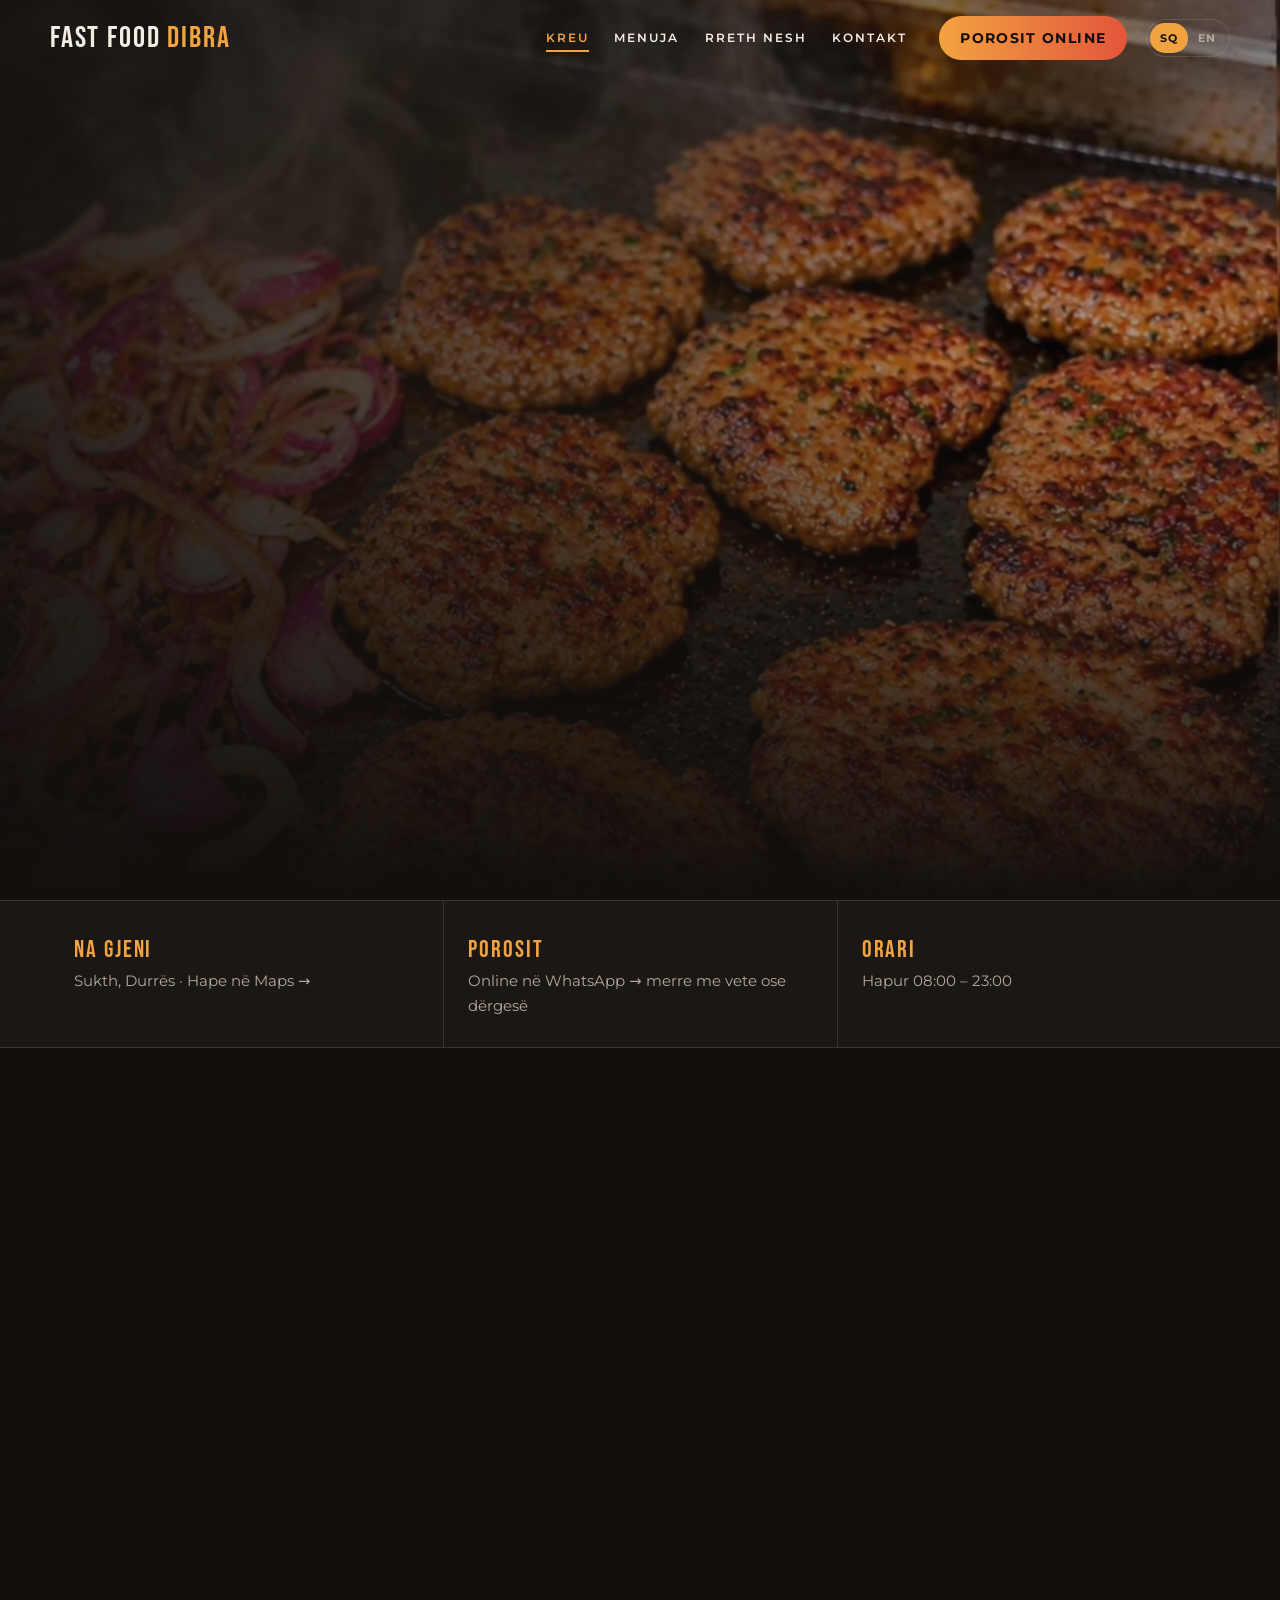
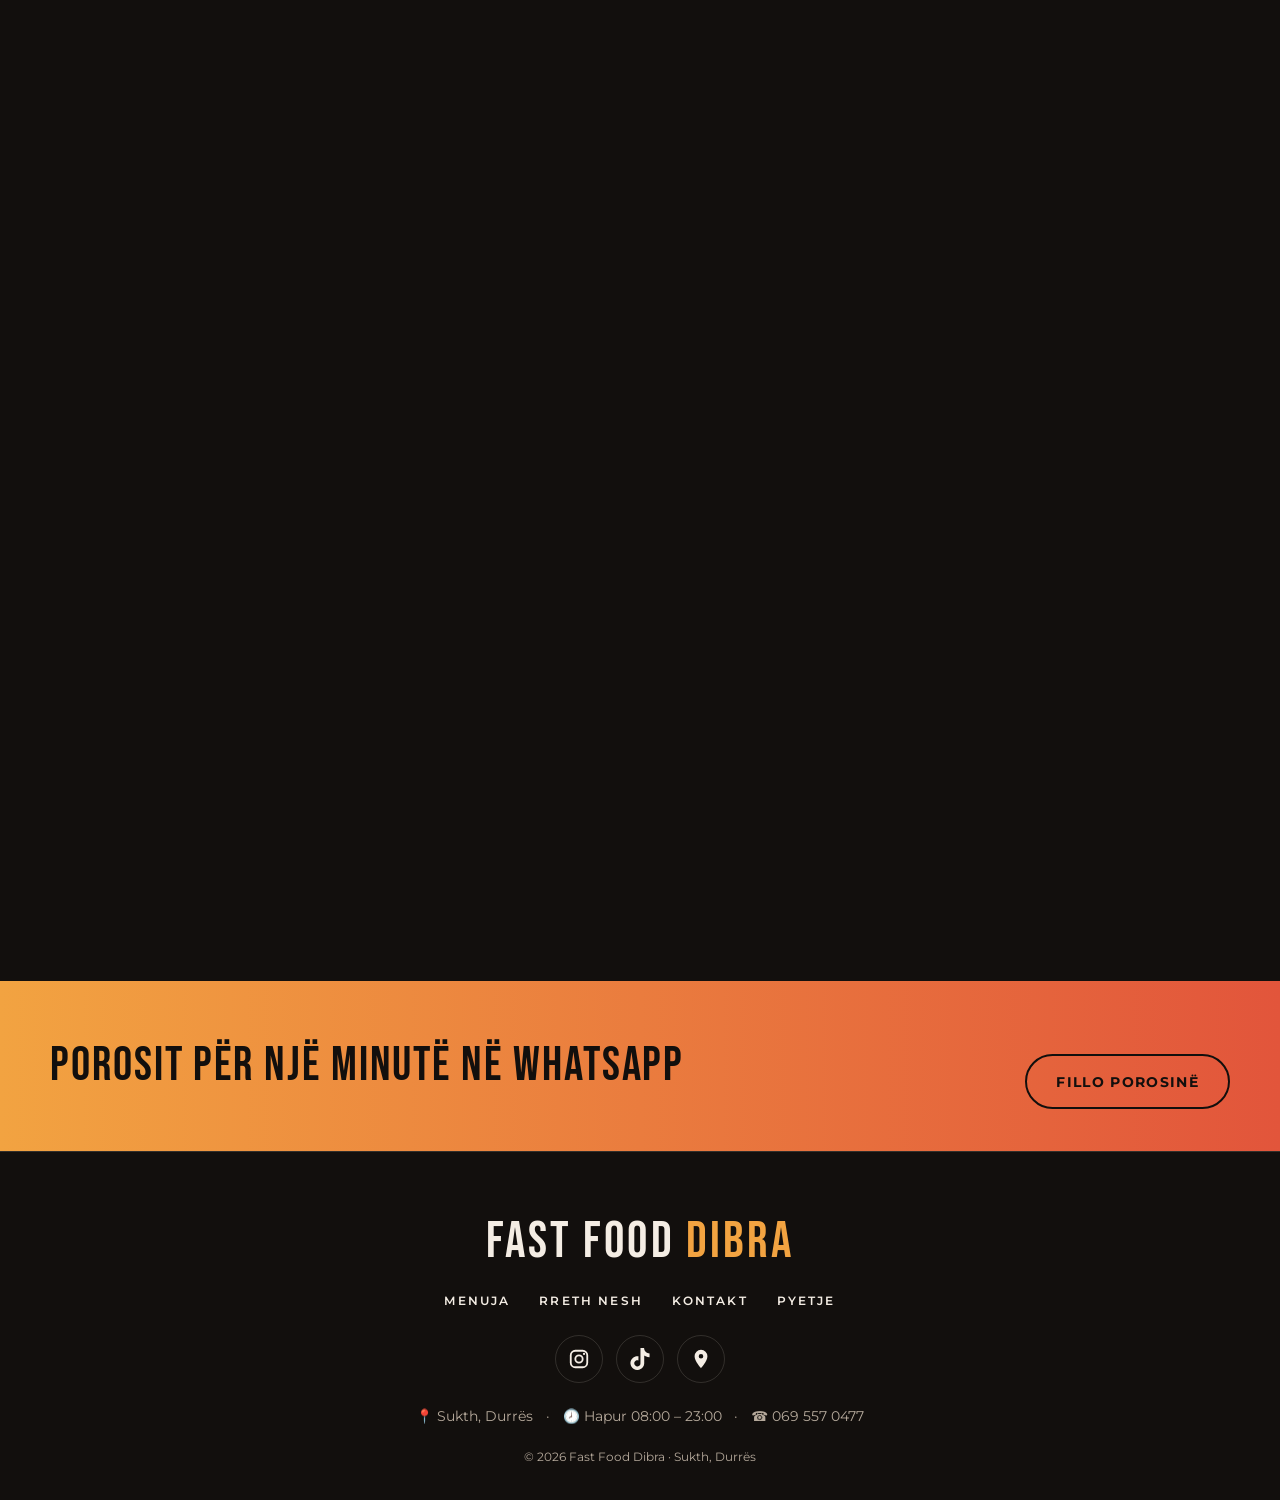
<file: index.html>
<!DOCTYPE html>
<html lang="sq">
<head>
<meta charset="UTF-8">
<meta name="viewport" content="width=device-width, initial-scale=1">
<meta http-equiv="Content-Security-Policy" content="default-src 'self'; script-src 'self'; style-src 'self'; img-src 'self' data:; font-src 'self'; connect-src 'self'; frame-src https://www.google.com https://maps.google.com; base-uri 'self'; form-action 'self'; object-src 'none'">
<meta name="referrer" content="strict-origin-when-cross-origin">
<title data-en="Fast Food Dibra – Souvlaki, Burgers &amp; Doner in Sukth">Fast Food Dibra – Sufllaqe, Burgera dhe Doner në Sukth</title>
<meta name="description" content="Fast Food Dibra në Sukth, Durrës: sufllaqe, doner, tortilla, burgera, hot dog dhe patate. Porositni online në WhatsApp, me marrje ose dërgesë. Hapur 08:00 – 23:00."
      data-en-content="Fast Food Dibra in Sukth, Durrës: souvlaki, doner, tortillas, burgers, hot dogs and fries. Order online on WhatsApp for pick-up or delivery. Open 08:00 – 23:00.">
<link rel="canonical" href="https://frenksayswassup.github.io/FastFoodDibra/">
<meta name="theme-color" content="#120f0d">
<link rel="icon" href="images/favicon.svg" type="image/svg+xml">
<link rel="icon" href="images/favicon-32.png" sizes="32x32" type="image/png">
<link rel="apple-touch-icon" href="images/apple-touch-icon.png">
<meta property="og:type" content="website">
<meta property="og:site_name" content="Fast Food Dibra">
<meta property="og:locale" content="sq_AL">
<meta property="og:title" content="Fast Food Dibra – Sufllaqe, Burgera dhe Doner në Sukth">
<meta property="og:description" content="Fast Food Dibra në Sukth, Durrës: sufllaqe, doner, tortilla, burgera, hot dog dhe patate. Porositni online në WhatsApp, me marrje ose dërgesë. Hapur 08:00 – 23:00.">
<meta property="og:url" content="https://frenksayswassup.github.io/FastFoodDibra/">
<meta property="og:image" content="https://frenksayswassup.github.io/FastFoodDibra/images/og-image.jpg">
<meta property="og:image:width" content="1200">
<meta property="og:image:height" content="630">
<meta property="og:image:alt" content="Burgera në skarë te Fast Food Dibra">
<meta name="twitter:card" content="summary_large_image">
<link rel="preload" href="fonts/bebas-neue-latin-400-normal.woff2" as="font" type="font/woff2" crossorigin>
<link rel="preload" href="fonts/montserrat-latin-400-normal.woff2" as="font" type="font/woff2" crossorigin>
<link rel="stylesheet" href="dibra.css">
<script type="application/ld+json">
{
  "@context": "https://schema.org",
  "@type": "WebSite",
  "name": "Fast Food Dibra",
  "alternateName": "Dibra",
  "url": "https://frenksayswassup.github.io/FastFoodDibra/",
  "inLanguage": [
    "sq",
    "en"
  ]
}
</script>
<script type="application/ld+json">
{
  "@context": "https://schema.org",
  "@type": "FastFoodRestaurant",
  "@id": "https://frenksayswassup.github.io/FastFoodDibra/#restaurant",
  "name": "Fast Food Dibra",
  "url": "https://frenksayswassup.github.io/FastFoodDibra/",
  "image": [
    "https://frenksayswassup.github.io/FastFoodDibra/images/og-image.jpg",
    "https://frenksayswassup.github.io/FastFoodDibra/images/hero.jpg"
  ],
  "logo": "https://frenksayswassup.github.io/FastFoodDibra/images/apple-touch-icon.png",
  "telephone": "+355695570477",
  "address": {
    "@type": "PostalAddress",
    "addressLocality": "Sukth",
    "addressRegion": "Durrës",
    "addressCountry": "AL"
  },
  "hasMap": "https://www.google.com/maps/place/fast+food+dibra/data=!4m2!3m1!1s0x134fd73f0eca9e05:0x3f14ae882ff30e26",
  "servesCuisine": [
    "Fast food",
    "Sufllaqe",
    "Burgera",
    "Doner"
  ],
  "priceRange": "250–600 L",
  "currenciesAccepted": "ALL",
  "hasMenu": "https://frenksayswassup.github.io/FastFoodDibra/menu.html",
  "acceptsReservations": false,
  "foundingDate": "2011",
  "openingHoursSpecification": [
    {
      "@type": "OpeningHoursSpecification",
      "dayOfWeek": ["Monday", "Tuesday", "Wednesday", "Thursday", "Friday", "Saturday", "Sunday"],
      "opens": "08:00",
      "closes": "23:00"
    }
  ],
  "sameAs": [
    "https://www.instagram.com/fastfooddibra/",
    "https://www.tiktok.com/@fast.food.dibra"
  ]
}
</script>
</head><body class="page-home">
<!--
  LANGUAGES (Albanian first, English second)
  - The Albanian text is written normally inside each tag.
  - The English text is in the data-en="..." attribute on the same tag.
  - For alt text, aria-label, title and meta content, the English is in data-en-alt, data-en-aria-label, data-en-title, data-en-content.
  - To change a text: edit the Albanian inside the tag AND the English in data-en. Write & as &amp; inside data-en.
  - The SQ / EN buttons in the header switch language (js/lang.js). Link straight to English with ?lang=en
  - Header and footer are the same on every page: change them on all 4 pages.

  PHOTOS live in images/ (hero.jpg, about-1.jpg, about-2.jpg, gallery/1-8.jpg, menu/*.jpg).
  Any photo that is missing just shows a dark placeholder, nothing breaks.
-->
<a class="skip" href="#main" data-en="Skip to content">Kalo te përmbajtja</a>

<header class="site-header">
  <div class="wrap">
    <a href="./" class="logo" aria-label="Fast Food Dibra – kreu" data-en-aria-label="Fast Food Dibra – home">Fast Food <span>Dibra</span></a>
    <nav class="nav" aria-label="Kryesore" data-en-aria-label="Main">
      <ul class="nav__list">
        <li><a class="nav__link" href="./" data-en="Home" aria-current="page">Kreu</a></li>
        <li><a class="nav__link" href="menu.html" data-en="Menu">Menuja</a></li>
        <li><a class="nav__link" href="rreth-nesh.html" data-en="About">Rreth nesh</a></li>
        <li><a class="nav__link" href="kontakt.html" data-en="Contact">Kontakt</a></li>
      </ul>
      <a class="btn btn--fire" href="menu.html" data-en="Order online">Porosit online</a>
    </nav>
    <div class="lang" role="group" aria-label="Gjuha" data-en-aria-label="Language">
      <button type="button" data-lang="sq" aria-pressed="true" title="Shqip">SQ</button>
      <button type="button" data-lang="en" aria-pressed="false" title="English">EN</button>
    </div>
    <button class="nav-toggle" aria-label="Hap menunë" data-en-aria-label="Open menu" aria-expanded="false"><span></span><span></span><span></span></button>
  </div>
</header>

<main id="main">
  <!-- Hero -->
  <section class="hero" id="top">
    <div class="hero__bg ph"><img src="images/hero.jpg" alt=""></div>
    <div class="wrap reveal">
      <p class="eyebrow">Sukth · Durrës</p>
      <h1 class="hero__title"><span data-en="Hot. Fresh.">I nxehtë. I freskët.</span><br><em data-en="Fast.">Shpejt.</em></h1>
      <p class="hero__text" data-en="Souvlaki, doner, tortillas, burgers off the grill and fries made fresh, right here in Sukth.">Sufllaqe, doner, tortilla, burgera nga skara dhe patate të sapobëra, këtu në Sukth.</p>
      <div class="hero__actions">
        <a class="btn btn--fire" href="menu.html" data-en="Order online">Porosit online</a>
        <a class="btn btn--ghost" href="tel:+355695570477" data-en="Call 069 557 0477">Telefono 069 557 0477</a>
      </div>
    </div>
  </section>

  <!-- Address / phone / hours -->
  <section class="info" aria-label="Informacion i shpejtë" data-en-aria-label="Quick info">
    <div class="wrap">
      <div class="info__item"><h3 data-en="Find us">Na gjeni</h3><p><a href="https://www.google.com/maps/place/fast+food+dibra/data=!4m2!3m1!1s0x134fd73f0eca9e05:0x3f14ae882ff30e26" target="_blank" rel="noopener" data-en="Sukth, Durrës · Open in Maps →">Sukth, Durrës · Hape në Maps →</a></p></div>
      <div class="info__item"><h3 data-en="Order">Porosit</h3><p><a href="menu.html" data-en="Online on WhatsApp →">Online në WhatsApp →</a> <span data-en="pick-up or delivery">merre me vete ose dërgesë</span></p></div>
      <div class="info__item"><h3 data-en="Hours">Orari</h3><p data-en="Open 08:00 – 23:00">Hapur 08:00 – 23:00</p></div>
    </div>
  </section>

  <!-- About -->
  <section class="section about" id="about">
    <div class="wrap">
      <div class="about__photos reveal">
        <div class="ph"><img src="images/about-1.jpg" alt="Hot dog i mbushur para logos Dibra 2011" data-en-alt="A loaded hot dog held in front of the Dibra 2011 logo" loading="lazy"></div>
        <div class="ph"><img src="images/about-2.jpg" alt="Cheeseburger i shërbyer nga stafi i Fast Food Dibra" data-en-alt="A cheeseburger served by Fast Food Dibra staff" loading="lazy"></div>
      </div>
      <div class="reveal">
        <p class="eyebrow" data-en="Who we are">Kush jemi</p>
        <h2 class="h2" data-en="Sukth's spot for real street food">Shija e vërtetë e Sukthit</h2>
        <p class="lead" data-en="Fast Food Dibra has been firing up the grill since 2011. Souvlaki and doner wrapped in warm pita or tortilla, burgers made the way they should be, and crispy chicken fingers and mozzarella sticks on the side.">Fast Food Dibra e ndez skarën që nga viti 2011. Sufllaqe dhe doner të mbështjella në pita të ngrohtë ose tortilla, burgera të bërë siç duhet, dhe finger pule e mozzarella sticks krokante përkrah.</p>
        <a class="btn btn--ghost" href="rreth-nesh.html" data-en="More about us">Më shumë për ne</a>
      </div>
    </div>
  </section>

  <!-- Menu categories -->
  <section class="section cats" id="kategorite">
    <div class="wrap">
      <div class="cats__head reveal">
        <div>
          <p class="eyebrow" data-en="Our menu">Menuja jonë</p>
          <h2 class="h2" data-en="What are you craving?">Çfarë ju hahet?</h2>
        </div>
        <a class="btn btn--fire" href="menu.html" data-en="Full menu &amp; prices">Gjithë menuja dhe çmimet</a>
      </div>
      <div class="cats__grid reveal">
        <a class="cat" href="menu.html#sufllaqe"><img src="images/gallery/4.jpg" alt="" loading="lazy"><span data-en="from 250 L">nga 250 L</span><strong data-en="Souvlaki">Sufllaqe</strong></a>
        <a class="cat" href="menu.html#doner"><img src="images/gallery/1.jpg" alt="" loading="lazy"><span data-en="from 250 L">nga 250 L</span><strong data-en="Doner &amp; Tortilla">Doner &amp; Tortilla</strong></a>
        <a class="cat" href="menu.html#burgera"><img src="images/gallery/2.jpg" alt="" loading="lazy"><span data-en="from 300 L">nga 300 L</span><strong data-en="Burgers">Burgera</strong></a>
        <a class="cat" href="menu.html#finger"><img src="images/gallery/3.jpg" alt="" loading="lazy"><span data-en="from 300 L">nga 300 L</span><strong data-en="Fingers &amp; Sides">Finger &amp; Shtesa</strong></a>
      </div>
    </div>
  </section>

  <section class="cta-band">
    <div class="wrap">
      <h2 data-en="Order in a minute on WhatsApp">Porosit për një minutë në WhatsApp</h2>
      <div class="hero__actions">
        <a class="btn btn--ghost" href="menu.html" data-en="Start my order">Fillo porosinë</a>
      </div>
    </div>
  </section>
</main>

<footer class="site-footer">
  <div class="wrap">
    <a href="./" class="logo">Fast Food <span>Dibra</span></a>
    <nav class="footer__links" aria-label="Fundi i faqes" data-en-aria-label="Footer">
      <a href="menu.html" data-en="Menu">Menuja</a><a href="rreth-nesh.html" data-en="About">Rreth nesh</a><a href="kontakt.html" data-en="Contact">Kontakt</a><a href="kontakt.html#faq" data-en="FAQ">Pyetje</a>
    </nav>

    <div class="footer__social">
      <a class="social" href="https://www.instagram.com/fastfooddibra/" target="_blank" rel="noopener" aria-label="Instagram @fastfooddibra" title="Instagram">
        <svg viewBox="0 0 24 24" width="22" height="22" aria-hidden="true" fill="none" stroke="currentColor" stroke-width="2"><rect x="3" y="3" width="18" height="18" rx="5"/><circle cx="12" cy="12" r="4"/><circle cx="17.5" cy="6.5" r="1.2" fill="currentColor" stroke="none"/></svg>
      </a>
      <a class="social" href="https://www.tiktok.com/@fast.food.dibra" target="_blank" rel="noopener" aria-label="TikTok @fast.food.dibra" title="TikTok">
        <svg viewBox="0 0 24 24" width="22" height="22" aria-hidden="true"><path fill="currentColor" d="M12.53.02c1.31-.02 2.61-.01 3.91-.02.08 1.53.63 3.09 1.75 4.17 1.12 1.11 2.7 1.62 4.24 1.79v4.03c-1.44-.05-2.89-.35-4.2-.97-.57-.26-1.1-.59-1.62-.93-.01 2.92.01 5.84-.02 8.75-.08 1.4-.54 2.79-1.35 3.94-1.31 1.92-3.58 3.17-5.91 3.21-1.43.08-2.86-.31-4.08-1.03-2.02-1.19-3.44-3.37-3.65-5.71-.02-.5-.03-1-.01-1.49.18-1.9 1.12-3.72 2.58-4.96 1.66-1.44 3.98-2.13 6.15-1.72.02 1.48-.04 2.96-.04 4.44-.99-.32-2.15-.23-3.02.37-.63.41-1.11 1.04-1.36 1.75-.21.51-.15 1.07-.14 1.61.24 1.64 1.82 3.02 3.5 2.87 1.12-.01 2.19-.66 2.77-1.61.19-.33.4-.67.41-1.06.1-1.79.06-3.57.07-5.36.01-4.03-.01-8.05.02-12.07Z"/></svg>
      </a>
      <a class="social" href="https://www.google.com/maps/place/fast+food+dibra/data=!4m2!3m1!1s0x134fd73f0eca9e05:0x3f14ae882ff30e26" target="_blank" rel="noopener" aria-label="Vendndodhja në Google Maps" data-en-aria-label="Location on Google Maps" title="Google Maps">
        <svg viewBox="0 0 24 24" width="22" height="22" aria-hidden="true"><path fill="currentColor" d="M12 2a7 7 0 0 0-7 7c0 5.25 7 13 7 13s7-7.75 7-13a7 7 0 0 0-7-7Zm0 9.5a2.5 2.5 0 1 1 0-5 2.5 2.5 0 0 1 0 5Z"/></svg>
      </a>
    </div>

    <p class="footer__meta">
      <a href="https://www.google.com/maps/place/fast+food+dibra/data=!4m2!3m1!1s0x134fd73f0eca9e05:0x3f14ae882ff30e26" target="_blank" rel="noopener">📍 Sukth, Durrës</a>
      <span aria-hidden="true">·</span>
      <span data-en="🕗 Open 08:00 – 23:00">🕗 Hapur 08:00 – 23:00</span>
      <span aria-hidden="true">·</span>
      <a href="tel:+355695570477">☎ 069 557 0477</a>
    </p>
    <p class="footer__bottom">© <span data-year></span> Fast Food Dibra · Sukth, Durrës</p>
  </div>
</footer>

<script src="js/lang.js"></script>
<script src="js/nav.js"></script>
<script src="js/main.js"></script>
<script src="js/site.js"></script>
</body>
</html>
</file>
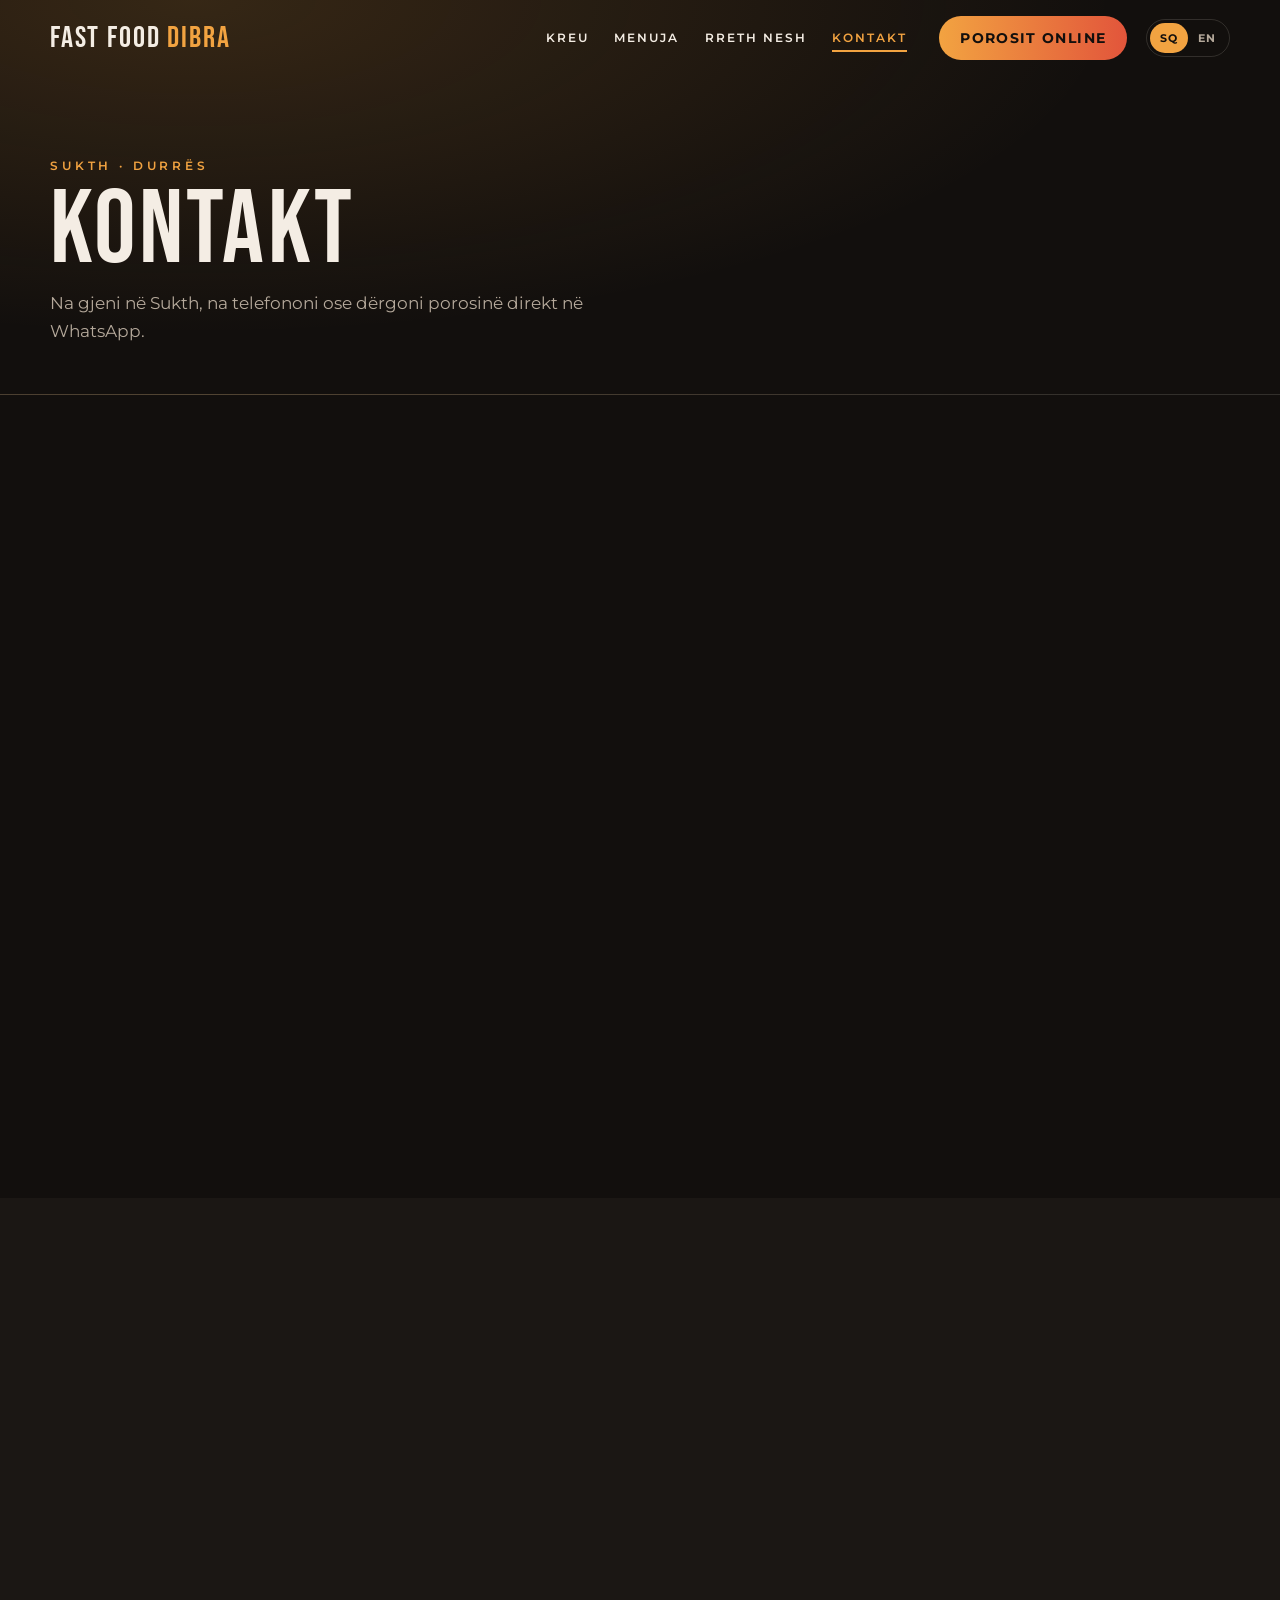
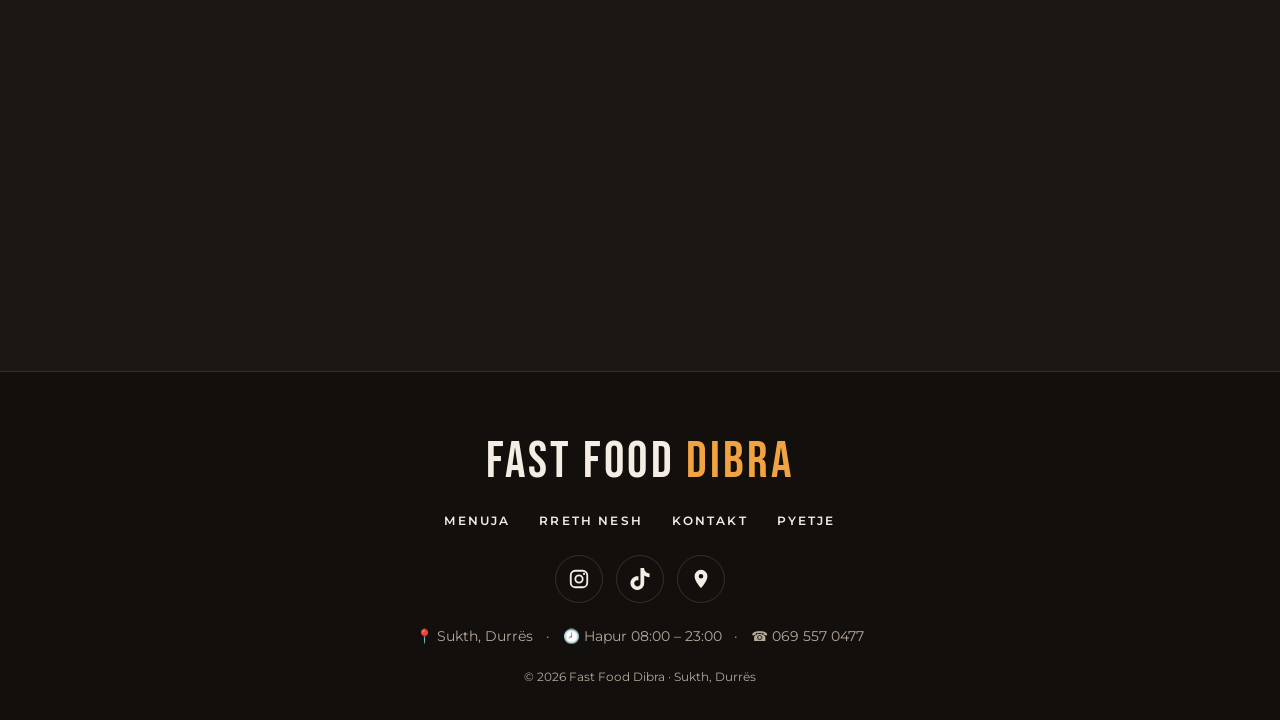
<file: contact.html>
<!DOCTYPE html>
<html lang="sq">
<head>
<meta charset="UTF-8">
<meta name="viewport" content="width=device-width, initial-scale=1">
<title>Fast Food Dibra</title>
<!-- Old address: forwards to kontakt.html -->
<meta http-equiv="refresh" content="0; url=kontakt.html">
<link rel="canonical" href="https://frenksayswassup.github.io/FastFoodDibra/kontakt.html">
<meta name="robots" content="noindex">
</head>
<body>
<p>Po ju dërgojmë te <a href="kontakt.html">Fast Food Dibra</a>…</p>
</body>
</html>
</file>
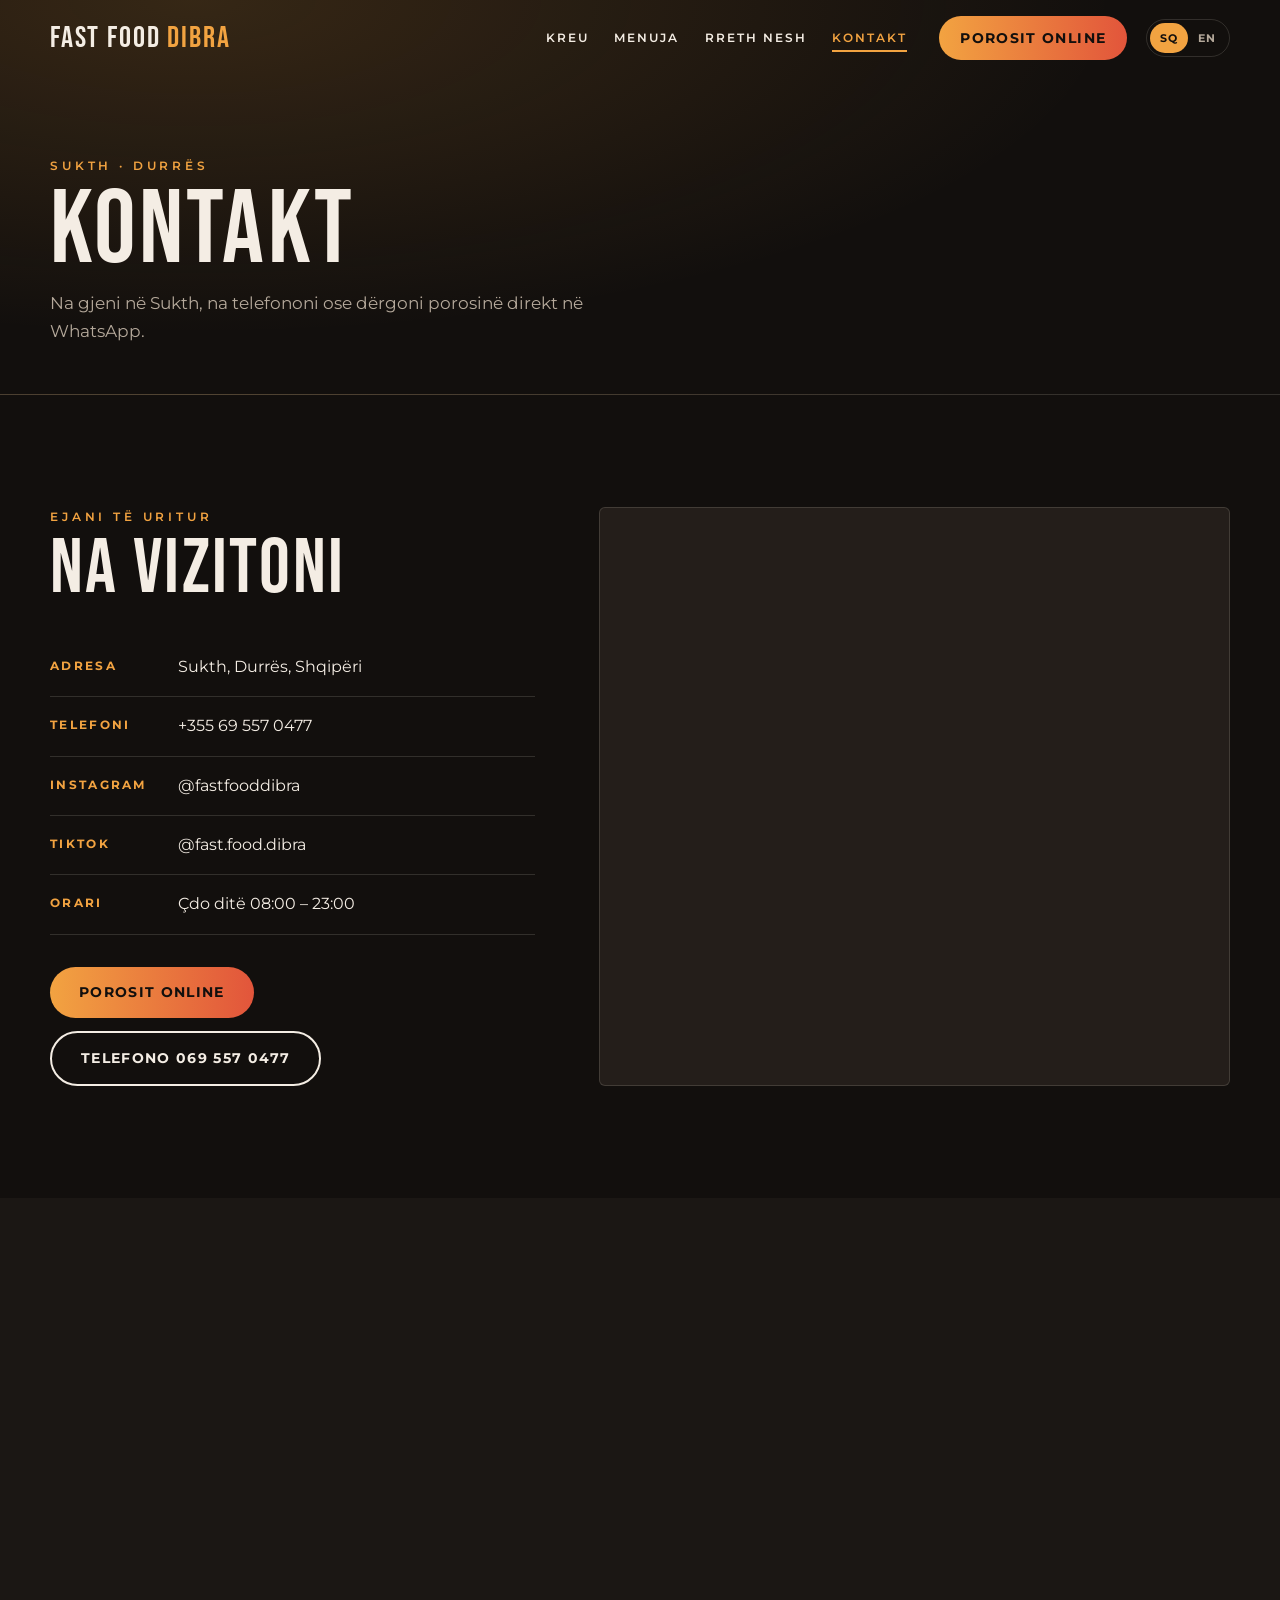
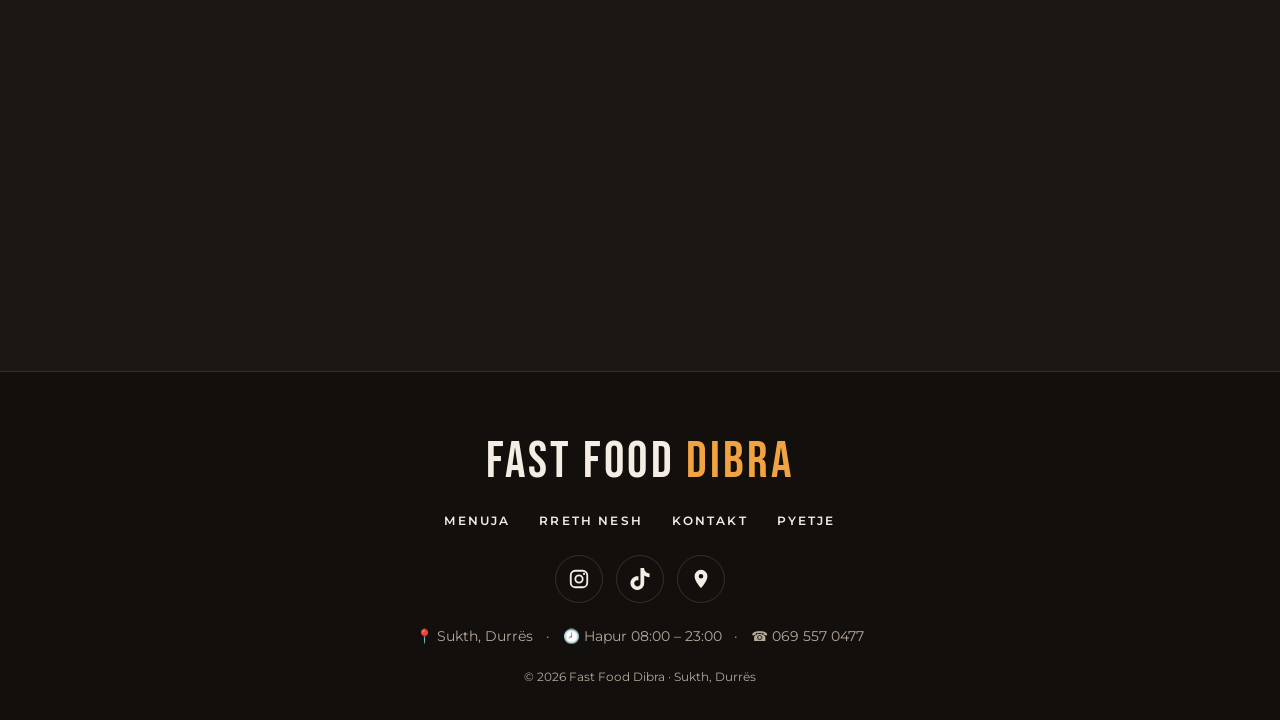
<file: kontakt.html>
<!DOCTYPE html>
<html lang="sq">
<head>
<meta charset="UTF-8">
<meta name="viewport" content="width=device-width, initial-scale=1">
<meta http-equiv="Content-Security-Policy" content="default-src 'self'; script-src 'self'; style-src 'self'; img-src 'self' data:; font-src 'self'; connect-src 'self'; frame-src https://www.google.com https://maps.google.com; base-uri 'self'; form-action 'self'; object-src 'none'">
<meta name="referrer" content="strict-origin-when-cross-origin">
<title data-en="Contact &amp; Location – Fast Food Dibra, Sukth">Kontakt dhe Vendndodhja – Fast Food Dibra, Sukth</title>
<meta name="description" content="Adresa, telefoni dhe harta e Fast Food Dibra në Sukth, Durrës. Hapur çdo ditë 08:00 – 23:00. Telefononi 069 557 0477 ose porositni online në WhatsApp."
      data-en-content="Address, phone and map of Fast Food Dibra in Sukth, Durrës. Open every day 08:00 – 23:00. Call 069 557 0477 or order online on WhatsApp.">
<link rel="canonical" href="https://frenksayswassup.github.io/FastFoodDibra/kontakt.html">
<meta name="theme-color" content="#120f0d">
<link rel="icon" href="images/favicon.svg" type="image/svg+xml">
<link rel="icon" href="images/favicon-32.png" sizes="32x32" type="image/png">
<link rel="apple-touch-icon" href="images/apple-touch-icon.png">
<meta property="og:type" content="website">
<meta property="og:site_name" content="Fast Food Dibra">
<meta property="og:locale" content="sq_AL">
<meta property="og:title" content="Kontakt dhe Vendndodhja – Fast Food Dibra, Sukth">
<meta property="og:description" content="Adresa, telefoni dhe harta e Fast Food Dibra në Sukth, Durrës. Hapur çdo ditë 08:00 – 23:00. Telefononi 069 557 0477 ose porositni online në WhatsApp.">
<meta property="og:url" content="https://frenksayswassup.github.io/FastFoodDibra/kontakt.html">
<meta property="og:image" content="https://frenksayswassup.github.io/FastFoodDibra/images/og-image.jpg">
<meta property="og:image:width" content="1200">
<meta property="og:image:height" content="630">
<meta property="og:image:alt" content="Burgera në skarë te Fast Food Dibra">
<meta name="twitter:card" content="summary_large_image">
<link rel="preload" href="fonts/bebas-neue-latin-400-normal.woff2" as="font" type="font/woff2" crossorigin>
<link rel="preload" href="fonts/montserrat-latin-400-normal.woff2" as="font" type="font/woff2" crossorigin>
<link rel="stylesheet" href="dibra.css">
<script type="application/ld+json">
{
  "@context": "https://schema.org",
  "@type": "FastFoodRestaurant",
  "@id": "https://frenksayswassup.github.io/FastFoodDibra/#restaurant",
  "name": "Fast Food Dibra",
  "url": "https://frenksayswassup.github.io/FastFoodDibra/",
  "image": [
    "https://frenksayswassup.github.io/FastFoodDibra/images/og-image.jpg",
    "https://frenksayswassup.github.io/FastFoodDibra/images/hero.jpg"
  ],
  "logo": "https://frenksayswassup.github.io/FastFoodDibra/images/apple-touch-icon.png",
  "telephone": "+355695570477",
  "address": {
    "@type": "PostalAddress",
    "addressLocality": "Sukth",
    "addressRegion": "Durrës",
    "addressCountry": "AL"
  },
  "hasMap": "https://www.google.com/maps/place/fast+food+dibra/data=!4m2!3m1!1s0x134fd73f0eca9e05:0x3f14ae882ff30e26",
  "servesCuisine": [
    "Fast food",
    "Sufllaqe",
    "Burgera",
    "Doner"
  ],
  "priceRange": "250–600 L",
  "currenciesAccepted": "ALL",
  "hasMenu": "https://frenksayswassup.github.io/FastFoodDibra/menu.html",
  "acceptsReservations": false,
  "foundingDate": "2011",
  "openingHoursSpecification": [
    {
      "@type": "OpeningHoursSpecification",
      "dayOfWeek": ["Monday", "Tuesday", "Wednesday", "Thursday", "Friday", "Saturday", "Sunday"],
      "opens": "08:00",
      "closes": "23:00"
    }
  ],
  "sameAs": [
    "https://www.instagram.com/fastfooddibra/",
    "https://www.tiktok.com/@fast.food.dibra"
  ]
}
</script>
</head><body class="page-contact">
<!--
  LANGUAGES (Albanian first, English second)
  - The Albanian text is written normally inside each tag.
  - The English text is in the data-en="..." attribute on the same tag.
  - For alt text, aria-label, title and meta content, the English is in data-en-alt, data-en-aria-label, data-en-title, data-en-content.
  - To change a text: edit the Albanian inside the tag AND the English in data-en. Write & as &amp; inside data-en.
  - The SQ / EN buttons in the header switch language (js/lang.js). Link straight to English with ?lang=en
  - Header and footer are the same on every page: change them on all 4 pages.

  PHOTOS live in images/ (hero.jpg, about-1.jpg, about-2.jpg, gallery/1-8.jpg, menu/*.jpg).
  Any photo that is missing just shows a dark placeholder, nothing breaks.
-->
<a class="skip" href="#main" data-en="Skip to content">Kalo te përmbajtja</a>

<header class="site-header">
  <div class="wrap">
    <a href="./" class="logo" aria-label="Fast Food Dibra – kreu" data-en-aria-label="Fast Food Dibra – home">Fast Food <span>Dibra</span></a>
    <nav class="nav" aria-label="Kryesore" data-en-aria-label="Main">
      <ul class="nav__list">
        <li><a class="nav__link" href="./" data-en="Home">Kreu</a></li>
        <li><a class="nav__link" href="menu.html" data-en="Menu">Menuja</a></li>
        <li><a class="nav__link" href="rreth-nesh.html" data-en="About">Rreth nesh</a></li>
        <li><a class="nav__link" href="kontakt.html" data-en="Contact" aria-current="page">Kontakt</a></li>
      </ul>
      <a class="btn btn--fire" href="menu.html" data-en="Order online">Porosit online</a>
    </nav>
    <div class="lang" role="group" aria-label="Gjuha" data-en-aria-label="Language">
      <button type="button" data-lang="sq" aria-pressed="true" title="Shqip">SQ</button>
      <button type="button" data-lang="en" aria-pressed="false" title="English">EN</button>
    </div>
    <button class="nav-toggle" aria-label="Hap menunë" data-en-aria-label="Open menu" aria-expanded="false"><span></span><span></span><span></span></button>
  </div>
</header>

<main id="main">
  <section class="page-head">
    <div class="wrap">
      <p class="eyebrow" data-en="Sukth · Durrës">Sukth · Durrës</p>
      <h1 data-en="Contact">Kontakt</h1>
      <p class="lead" data-en="Find us in Sukth, give us a call or send your order straight to WhatsApp.">Na gjeni në Sukth, na telefononi ose dërgoni porosinë direkt në WhatsApp.</p>
    </div>
  </section>

  <!-- Visit / contact -->
  <section class="section visit" id="visit">
    <div class="wrap">
      <div class="reveal">
        <p class="eyebrow" data-en="Come hungry">Ejani të uritur</p>
        <h2 class="h2" data-en="Visit us">Na vizitoni</h2>
        <ul class="visit__list">
          <li><span data-en="Address">Adresa</span><a href="https://www.google.com/maps/place/fast+food+dibra/data=!4m2!3m1!1s0x134fd73f0eca9e05:0x3f14ae882ff30e26" target="_blank" rel="noopener" data-en="Sukth, Durrës, Albania">Sukth, Durrës, Shqipëri</a></li>
          <li><span data-en="Phone">Telefoni</span><a href="tel:+355695570477">+355 69 557 0477</a></li>
          <li><span>Instagram</span><a href="https://www.instagram.com/fastfooddibra/" target="_blank" rel="noopener">@fastfooddibra</a></li>
          <li><span>TikTok</span><a href="https://www.tiktok.com/@fast.food.dibra" target="_blank" rel="noopener">@fast.food.dibra</a></li>
          <li><span data-en="Hours">Orari</span><p data-en="Every day 08:00 – 23:00">Çdo ditë 08:00 – 23:00</p></li>
        </ul>
        <div class="hero__actions">
          <a class="btn btn--fire" href="menu.html" data-en="Order online">Porosit online</a>
          <a class="btn btn--ghost" href="tel:+355695570477" data-en="Call 069 557 0477">Telefono 069 557 0477</a>
        </div>
      </div>
      <div class="visit__map reveal">
        <iframe title="Harta e Fast Food Dibra në Sukth" data-en-title="Map showing Fast Food Dibra in Sukth" loading="lazy" referrerpolicy="no-referrer-when-downgrade"
          src="https://maps.google.com/maps?q=Fast%20Food%20Dibra%2C%20Sukth&amp;z=15&amp;output=embed"></iframe>
      </div>
    </div>
  </section>

  <!-- FAQ (check the answers with the owner) -->
  <section class="section faq" id="faq">
    <div class="wrap">
      <div class="reveal">
        <p class="eyebrow" data-en="Good to know">Mirë të dini</p>
        <h2 class="h2" data-en="Questions?">Pyetje?</h2>
        <p class="lead"><span data-en="Can't find your answer? Call us on">Nuk e gjeni përgjigjen? Na telefononi në</span> <a class="link-accent" href="tel:+355695570477">069 557 0477</a> <span data-en="or send a message on Instagram.">ose na shkruani në Instagram.</span></p>
      </div>
      <div class="reveal">
        <details open><summary data-en="How do I order?">Si mund të porosis?</summary><p><span data-en="Open the">Hapni</span> <a href="menu.html" data-en="menu">menunë</a><span data-en=", tap + on what you want and send the order on WhatsApp with one button. You can also call">, shtypni + te ajo që dëshironi dhe dërgojeni porosinë në WhatsApp me një buton. Mund të telefononi edhe në</span> <a href="tel:+355695570477">069 557 0477</a><span data-en=". Pick it up or eat with us in Sukth.">. Merreni me vete ose hani tek ne në Sukth.</span></p></details>
        <details><summary data-en="Do you deliver?">A bëni dërgesa në shtëpi?</summary><p data-en="Yes. In the basket choose Delivery, then write your address or share your GPS location.">Po. Te shporta zgjidhni Dërgesë, pastaj shkruani adresën ose dërgoni vendndodhjen tuaj GPS.</p></details>
        <details><summary data-en="Can I order for a big group?">A mund të porosis për një grup të madh?</summary><p data-en="Yes. Send your order on WhatsApp or call ahead so it is ready when you arrive.">Po. Dërgoni porosinë në WhatsApp ose telefononi më herët që të jetë gati kur të vini.</p></details>
        <details><summary data-en="When is my order confirmed?">Kur konfirmohet porosia?</summary><p data-en="Your order is only sent once you press Send in WhatsApp. We then reply to confirm it and the final price.">Porosia dërgohet vetëm kur shtypni Send në WhatsApp. Pastaj ne ju përgjigjemi për ta konfirmuar, bashkë me çmimin përfundimtar.</p></details>
        <details><summary data-en="Where exactly are you?">Ku ndodheni saktësisht?</summary><p><span data-en="We're in Sukth, Durrës.">Jemi në Sukth, Durrës.</span> <a href="https://www.google.com/maps/place/fast+food+dibra/data=!4m2!3m1!1s0x134fd73f0eca9e05:0x3f14ae882ff30e26" target="_blank" rel="noopener" data-en="Open us in Google Maps">Na hapni në Google Maps</a> <span data-en="for directions.">për udhëzime.</span></p></details>
        <details><summary data-en="Where can I see what's new?">Ku mund të shoh të rejat?</summary><p><span data-en="Follow">Ndiqni</span> <a href="https://www.instagram.com/fastfooddibra/" target="_blank" rel="noopener">@fastfooddibra</a> <span data-en="on Instagram for new dishes, offers and videos from the kitchen.">në Instagram për pjata të reja, oferta dhe video nga kuzhina.</span></p></details>
      </div>
    </div>
  </section>
</main>

<footer class="site-footer">
  <div class="wrap">
    <a href="./" class="logo">Fast Food <span>Dibra</span></a>
    <nav class="footer__links" aria-label="Fundi i faqes" data-en-aria-label="Footer">
      <a href="menu.html" data-en="Menu">Menuja</a><a href="rreth-nesh.html" data-en="About">Rreth nesh</a><a href="kontakt.html" data-en="Contact">Kontakt</a><a href="kontakt.html#faq" data-en="FAQ">Pyetje</a>
    </nav>

    <div class="footer__social">
      <a class="social" href="https://www.instagram.com/fastfooddibra/" target="_blank" rel="noopener" aria-label="Instagram @fastfooddibra" title="Instagram">
        <svg viewBox="0 0 24 24" width="22" height="22" aria-hidden="true" fill="none" stroke="currentColor" stroke-width="2"><rect x="3" y="3" width="18" height="18" rx="5"/><circle cx="12" cy="12" r="4"/><circle cx="17.5" cy="6.5" r="1.2" fill="currentColor" stroke="none"/></svg>
      </a>
      <a class="social" href="https://www.tiktok.com/@fast.food.dibra" target="_blank" rel="noopener" aria-label="TikTok @fast.food.dibra" title="TikTok">
        <svg viewBox="0 0 24 24" width="22" height="22" aria-hidden="true"><path fill="currentColor" d="M12.53.02c1.31-.02 2.61-.01 3.91-.02.08 1.53.63 3.09 1.75 4.17 1.12 1.11 2.7 1.62 4.24 1.79v4.03c-1.44-.05-2.89-.35-4.2-.97-.57-.26-1.1-.59-1.62-.93-.01 2.92.01 5.84-.02 8.75-.08 1.4-.54 2.79-1.35 3.94-1.31 1.92-3.58 3.17-5.91 3.21-1.43.08-2.86-.31-4.08-1.03-2.02-1.19-3.44-3.37-3.65-5.71-.02-.5-.03-1-.01-1.49.18-1.9 1.12-3.72 2.58-4.96 1.66-1.44 3.98-2.13 6.15-1.72.02 1.48-.04 2.96-.04 4.44-.99-.32-2.15-.23-3.02.37-.63.41-1.11 1.04-1.36 1.75-.21.51-.15 1.07-.14 1.61.24 1.64 1.82 3.02 3.5 2.87 1.12-.01 2.19-.66 2.77-1.61.19-.33.4-.67.41-1.06.1-1.79.06-3.57.07-5.36.01-4.03-.01-8.05.02-12.07Z"/></svg>
      </a>
      <a class="social" href="https://www.google.com/maps/place/fast+food+dibra/data=!4m2!3m1!1s0x134fd73f0eca9e05:0x3f14ae882ff30e26" target="_blank" rel="noopener" aria-label="Vendndodhja në Google Maps" data-en-aria-label="Location on Google Maps" title="Google Maps">
        <svg viewBox="0 0 24 24" width="22" height="22" aria-hidden="true"><path fill="currentColor" d="M12 2a7 7 0 0 0-7 7c0 5.25 7 13 7 13s7-7.75 7-13a7 7 0 0 0-7-7Zm0 9.5a2.5 2.5 0 1 1 0-5 2.5 2.5 0 0 1 0 5Z"/></svg>
      </a>
    </div>

    <p class="footer__meta">
      <a href="https://www.google.com/maps/place/fast+food+dibra/data=!4m2!3m1!1s0x134fd73f0eca9e05:0x3f14ae882ff30e26" target="_blank" rel="noopener">📍 Sukth, Durrës</a>
      <span aria-hidden="true">·</span>
      <span data-en="🕗 Open 08:00 – 23:00">🕗 Hapur 08:00 – 23:00</span>
      <span aria-hidden="true">·</span>
      <a href="tel:+355695570477">☎ 069 557 0477</a>
    </p>
    <p class="footer__bottom">© <span data-year></span> Fast Food Dibra · Sukth, Durrës</p>
  </div>
</footer>

<script src="js/lang.js"></script>
<script src="js/nav.js"></script>
<script src="js/main.js"></script>
<script src="js/site.js"></script>
</body>
</html>
</file>
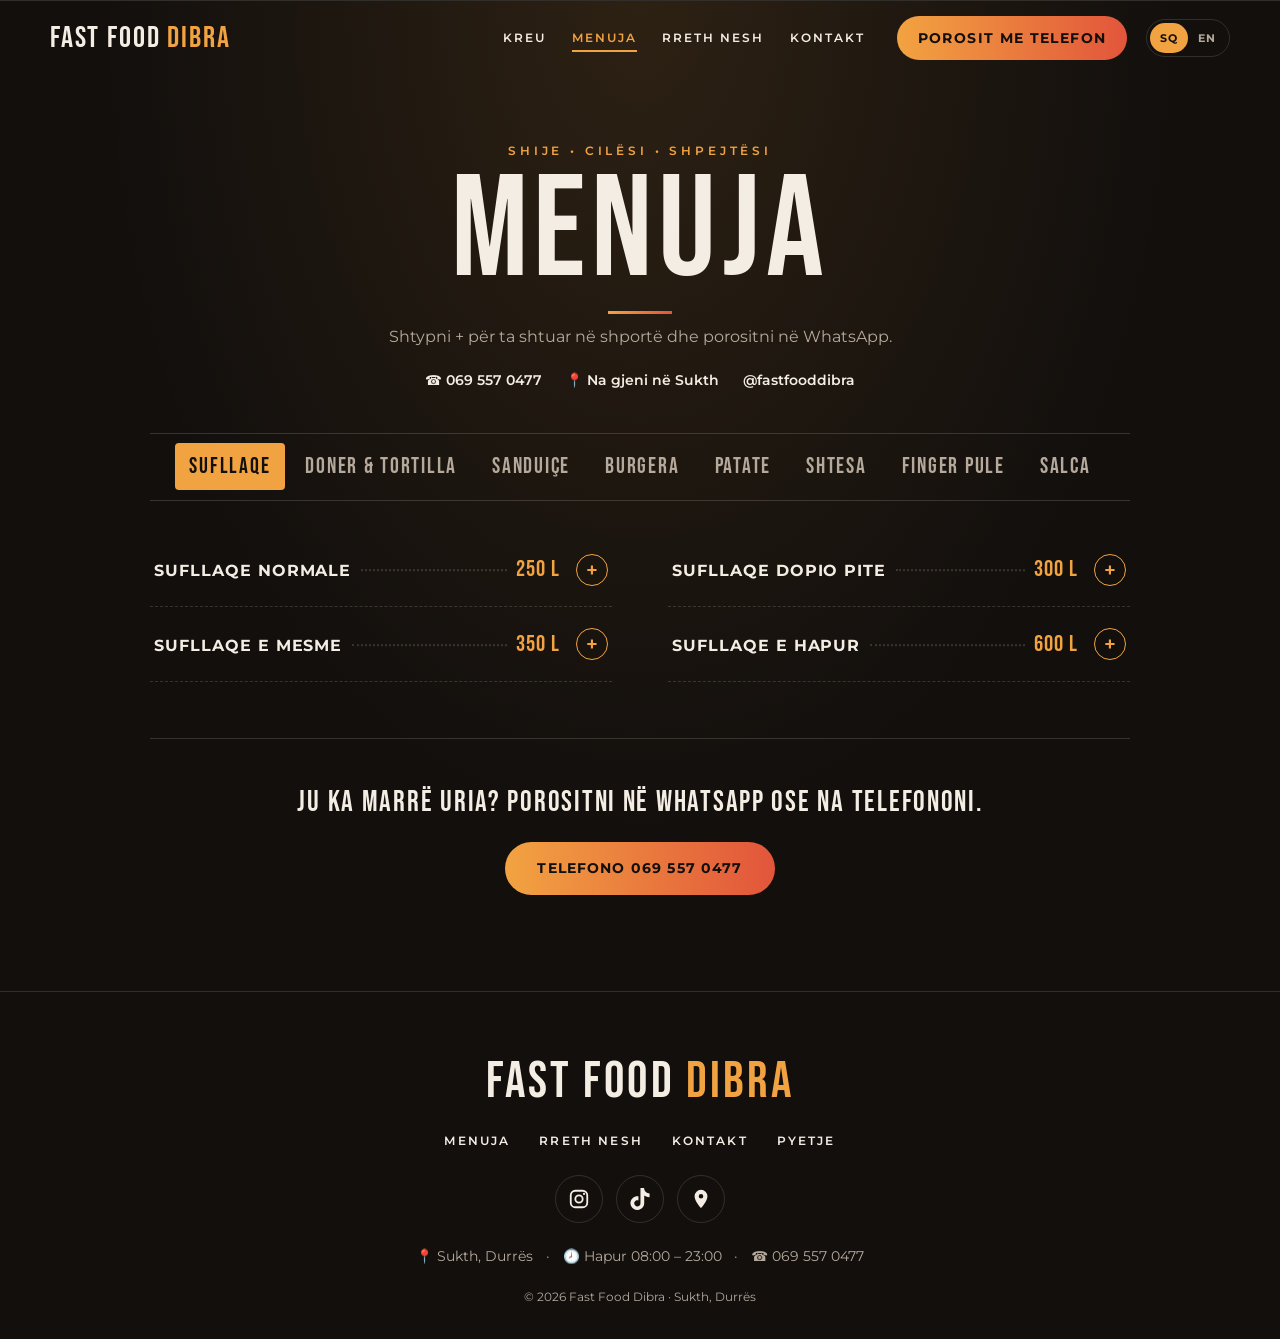
<file: menu.html>
<!DOCTYPE html>
<html lang="sq">
<head>
<meta charset="UTF-8">
<meta name="viewport" content="width=device-width, initial-scale=1">
<meta http-equiv="Content-Security-Policy" content="default-src 'self'; script-src 'self'; style-src 'self'; img-src 'self' data:; font-src 'self'; connect-src 'self'; frame-src https://www.google.com https://maps.google.com; base-uri 'self'; form-action 'self'; object-src 'none'">
<meta name="referrer" content="strict-origin-when-cross-origin">
<title data-en="Menu &amp; Prices – Fast Food Dibra, Sukth">Menuja dhe Çmimet – Fast Food Dibra, Sukth</title>
<meta name="description" content="Menuja e Fast Food Dibra me çmime: sufllaqe nga 250 L, doner, tortilla, burgera, patate, finger pule dhe mozzarella sticks. Porositni online në WhatsApp."
      data-en-content="Fast Food Dibra menu with prices: souvlaki from 250 L, doner, tortillas, burgers, fries, chicken fingers and mozzarella sticks. Order online on WhatsApp.">
<link rel="canonical" href="https://frenksayswassup.github.io/FastFoodDibra/menu.html">
<meta name="theme-color" content="#120f0d">
<link rel="icon" href="images/favicon.svg" type="image/svg+xml">
<link rel="icon" href="images/favicon-32.png" sizes="32x32" type="image/png">
<link rel="apple-touch-icon" href="images/apple-touch-icon.png">
<meta property="og:type" content="website">
<meta property="og:site_name" content="Fast Food Dibra">
<meta property="og:locale" content="sq_AL">
<meta property="og:title" content="Menuja dhe Çmimet – Fast Food Dibra, Sukth">
<meta property="og:description" content="Menuja e Fast Food Dibra me çmime: sufllaqe nga 250 L, doner, tortilla, burgera, patate, finger pule dhe mozzarella sticks. Porositni online në WhatsApp.">
<meta property="og:url" content="https://frenksayswassup.github.io/FastFoodDibra/menu.html">
<meta property="og:image" content="https://frenksayswassup.github.io/FastFoodDibra/images/og-image.jpg">
<meta property="og:image:width" content="1200">
<meta property="og:image:height" content="630">
<meta property="og:image:alt" content="Burgera në skarë te Fast Food Dibra">
<meta name="twitter:card" content="summary_large_image">
<link rel="preload" href="fonts/bebas-neue-latin-400-normal.woff2" as="font" type="font/woff2" crossorigin>
<link rel="preload" href="fonts/montserrat-latin-400-normal.woff2" as="font" type="font/woff2" crossorigin>
<link rel="stylesheet" href="dibra.css">
<link rel="stylesheet" href="menu.css">
<link rel="stylesheet" href="cart.css">
</head><body class="page-menu">
<!--
  LANGUAGES (Albanian first, English second)
  - The Albanian text is written normally inside each tag.
  - The English text is in the data-en="..." attribute on the same tag.
  - For alt text, aria-label, title and meta content, the English is in data-en-alt, data-en-aria-label, data-en-title, data-en-content.
  - To change a text: edit the Albanian inside the tag AND the English in data-en. Write & as &amp; inside data-en.
  - The SQ / EN buttons in the header switch language (js/lang.js). Link straight to English with ?lang=en
  - Header and footer are the same on every page: change them on all 4 pages.

  PHOTOS live in images/ (hero.jpg, about-1.jpg, about-2.jpg, gallery/1-8.jpg, menu/*.jpg).
  Any photo that is missing just shows a dark placeholder, nothing breaks.
-->
<a class="skip" href="#main" data-en="Skip to content">Kalo te përmbajtja</a>

<header class="site-header">
  <div class="wrap">
    <a href="./" class="logo" aria-label="Fast Food Dibra – kreu" data-en-aria-label="Fast Food Dibra – home">Fast Food <span>Dibra</span></a>
    <nav class="nav" aria-label="Kryesore" data-en-aria-label="Main">
      <ul class="nav__list">
        <li><a class="nav__link" href="./" data-en="Home">Kreu</a></li>
        <li><a class="nav__link" href="menu.html" data-en="Menu" aria-current="page">Menuja</a></li>
        <li><a class="nav__link" href="rreth-nesh.html" data-en="About">Rreth nesh</a></li>
        <li><a class="nav__link" href="kontakt.html" data-en="Contact">Kontakt</a></li>
      </ul>
      <a class="btn btn--fire" href="tel:+355695570477" data-en="Call to order">Porosit me telefon</a>
    </nav>
    <div class="lang" role="group" aria-label="Gjuha" data-en-aria-label="Language">
      <button type="button" data-lang="sq" aria-pressed="true" title="Shqip">SQ</button>
      <button type="button" data-lang="en" aria-pressed="false" title="English">EN</button>
    </div>
    <button class="nav-toggle" aria-label="Hap menunë" data-en-aria-label="Open menu" aria-expanded="false"><span></span><span></span><span></span></button>
  </div>
</header>

<main id="main">
  <!-- Menu: names and prices from the official Fast Food Dibra menu board.
       To change a price, edit the number in <span class="dm-price">. The basket reads prices from here. -->
  <section class="dm dm--page" id="menu" aria-labelledby="dm-title">
    <div class="dm-bg" aria-hidden="true"><div class="dm-bg__img"></div><div class="dm-bg__img"></div></div>

    <div class="dm-inner">
      <header class="dm-head">
        <p class="dm-eyebrow" data-en="Taste • Quality • Speed">Shije • Cilësi • Shpejtësi</p>
        <h1 class="dm-title" id="dm-title" data-en="Menu">Menuja</h1>
        <p class="dm-lead" data-en="Tap + to add to your basket and order on WhatsApp.">Shtypni + për ta shtuar në shportë dhe porositni në WhatsApp.</p>
        <div class="dm-info">
          <a href="tel:+355695570477">☎ 069 557 0477</a>
          <a href="https://maps.app.goo.gl/R8oNc75AwFTJSSRL6" target="_blank" rel="noopener" data-en="📍 Find us in Sukth">📍 Na gjeni në Sukth</a>
          <a href="https://www.instagram.com/fastfooddibra/" target="_blank" rel="noopener">@fastfooddibra</a>
        </div>
      </header>

      <div class="dm-tabs" role="tablist" aria-label="Kategoritë e menusë" data-en-aria-label="Menu categories">
        <button class="dm-tab" role="tab" id="tab-sufllaqe" aria-controls="sufllaqe" aria-selected="true" data-en="Souvlaki">Sufllaqe</button>
        <button class="dm-tab" role="tab" id="tab-doner" aria-controls="doner" aria-selected="false" tabindex="-1">Doner &amp; Tortilla</button>
        <button class="dm-tab" role="tab" id="tab-sanduice" aria-controls="sanduice" aria-selected="false" tabindex="-1" data-en="Sandwiches">Sanduiçe</button>
        <button class="dm-tab" role="tab" id="tab-burgera" aria-controls="burgera" aria-selected="false" tabindex="-1" data-en="Burgers">Burgera</button>
        <button class="dm-tab" role="tab" id="tab-patate" aria-controls="patate" aria-selected="false" tabindex="-1" data-en="Fries">Patate</button>
        <button class="dm-tab" role="tab" id="tab-shtesa" aria-controls="shtesa" aria-selected="false" tabindex="-1" data-en="Extras">Shtesa</button>
        <button class="dm-tab" role="tab" id="tab-finger" aria-controls="finger" aria-selected="false" tabindex="-1" data-en="Chicken Fingers">Finger Pule</button>
        <button class="dm-tab" role="tab" id="tab-salca" aria-controls="salca" aria-selected="false" tabindex="-1" data-en="Sauces">Salca</button>
      </div>
      <p class="dm-swipe" data-en="Swipe for more categories →">Rrëshqit për më shumë kategori →</p>

      <!-- Sufllaqe -->
      <div class="dm-panel" role="tabpanel" id="sufllaqe" aria-labelledby="tab-sufllaqe">
        <ul class="dm-list">
          <li class="dm-item" tabindex="0" data-id="sufllaqe-normale" data-img="images/menu/gyro-pork.jpg"><div class="dm-row"><h3 data-en="Souvlaki – Regular">Sufllaqe Normale</h3><span class="dm-dots"></span><span class="dm-price">250 L</span></div></li>
          <li class="dm-item" tabindex="0" data-id="sufllaqe-dopio" data-img="images/menu/gyro-chicken.jpg"><div class="dm-row"><h3 data-en="Souvlaki – Double Pita">Sufllaqe Dopio Pite</h3><span class="dm-dots"></span><span class="dm-price">300 L</span></div></li>
          <li class="dm-item" tabindex="0" data-id="sufllaqe-mesme" data-img="images/menu/souvlaki.jpg"><div class="dm-row"><h3 data-en="Souvlaki – Medium">Sufllaqe e Mesme</h3><span class="dm-dots"></span><span class="dm-price">350 L</span></div></li>
          <li class="dm-item" tabindex="0" data-id="sufllaqe-hapur" data-img="images/menu/gyro-plate.jpg"><div class="dm-row"><h3 data-en="Open Souvlaki (plate)">Sufllaqe e Hapur</h3><span class="dm-dots"></span><span class="dm-price">600 L</span></div></li>
        </ul>
      </div>

      <!-- Doner & Tortilla -->
      <div class="dm-panel" role="tabpanel" id="doner" aria-labelledby="tab-doner" hidden>
        <ul class="dm-list">
          <li class="dm-item" tabindex="0" data-id="doner" data-img="images/menu/wrap.jpg"><div class="dm-row"><h3>Doner</h3><span class="dm-dots"></span><span class="dm-price">250 L</span></div></li>
          <li class="dm-item" tabindex="0" data-id="tortilla-klasike" data-img="images/menu/gyro-plate.jpg"><div class="dm-row"><h3 data-en="Classic Tortilla">Tortilla Klasike</h3><span class="dm-dots"></span><span class="dm-price">300 L</span></div></li>
          <li class="dm-item" tabindex="0" data-id="tortilla-mix" data-img="images/menu/wrap.jpg"><div class="dm-row"><h3 data-en="Mixed Tortilla">Tortilla Mix</h3><span class="dm-dots"></span><span class="dm-price">400 L</span></div></li>
        </ul>
      </div>

      <!-- Sanduiçe -->
      <div class="dm-panel" role="tabpanel" id="sanduice" aria-labelledby="tab-sanduice" hidden>
        <ul class="dm-list">
          <li class="dm-item" tabindex="0" data-id="hotdog" data-img="images/menu/hotdog.jpg"><div class="dm-row"><h3>Hot Dog</h3><span class="dm-dots"></span><span class="dm-price">250 L</span></div></li>
          <li class="dm-item" tabindex="0" data-id="sanduic" data-img="images/menu/burger-dibra.jpg"><div class="dm-row"><h3 data-en="Sandwich">Sanduiç</h3><span class="dm-dots"></span><span class="dm-price">250 L</span></div></li>
          <li class="dm-item" tabindex="0" data-id="skepasti" data-img="images/menu/burger-dibra.jpg"><div class="dm-row"><h3>Skepasti</h3><span class="dm-dots"></span><span class="dm-price">500 L</span></div></li>
        </ul>
      </div>

      <!-- Burgera -->
      <div class="dm-panel" role="tabpanel" id="burgera" aria-labelledby="tab-burgera" hidden>
        <ul class="dm-list">
          <li class="dm-item" tabindex="0" data-id="chicken-burger" data-img="images/menu/burger-chicken.jpg"><div class="dm-row"><h3 data-en="Classic Chicken Burger">Chicken Burger Klasik</h3><span class="dm-dots"></span><span class="dm-price">300 L</span></div></li>
          <li class="dm-item" tabindex="0" data-id="double-chicken-burger" data-img="images/menu/burger-chicken.jpg"><div class="dm-row"><h3>Double Chicken Burger</h3><span class="dm-dots"></span><span class="dm-price">450 L</span></div></li>
          <li class="dm-item" tabindex="0" data-id="beef-burger" data-img="images/menu/burger-cheese.jpg"><div class="dm-row"><h3>Beef Burger</h3><span class="dm-dots"></span><span class="dm-price">500 L</span></div></li>
          <li class="dm-item" tabindex="0" data-id="double-beef-burger" data-img="images/menu/burger-classic.jpg"><div class="dm-row"><h3>Double Beef Burger</h3><span class="dm-dots"></span><span class="dm-price">600 L</span></div></li>
        </ul>
      </div>

      <!-- Patate -->
      <div class="dm-panel" role="tabpanel" id="patate" aria-labelledby="tab-patate" hidden>
        <ul class="dm-list">
          <li class="dm-item" tabindex="0" data-id="patate-klasike" data-img="images/menu/fries.jpg"><div class="dm-row"><h3 data-en="Classic Fries">Patate Klasike</h3><span class="dm-dots"></span><span class="dm-price">250 L</span></div></li>
          <li class="dm-item" tabindex="0" data-id="patate-gouda" data-img="images/menu/fries-cheese.jpg"><div class="dm-row"><h3 data-en="Fries with Gouda">Patate Gouda</h3><span class="dm-dots"></span><span class="dm-price">350 L</span></div></li>
          <li class="dm-item" tabindex="0" data-id="patate-sos" data-img="images/menu/fries.jpg"><div class="dm-row"><h3 data-en="Fries with Sauce">Patate me Sos</h3><span class="dm-dots"></span><span class="dm-price">350 L</span></div></li>
        </ul>
      </div>

      <!-- Shtesa -->
      <div class="dm-panel" role="tabpanel" id="shtesa" aria-labelledby="tab-shtesa" hidden>
        <ul class="dm-list">
          <li class="dm-item" tabindex="0" data-id="onion-rings" data-img="images/menu/nuggets.jpg"><div class="dm-row"><h3>Onion Rings</h3><span class="dm-dots"></span><span class="dm-price">300 L</span></div></li>
          <li class="dm-item" tabindex="0" data-id="chicken-nuggets" data-img="images/menu/nuggets.jpg"><div class="dm-row"><h3>Chicken Nuggets</h3><span class="dm-dots"></span><span class="dm-price">350 L</span></div></li>
        </ul>
      </div>

      <!-- Finger Pule -->
      <div class="dm-panel" role="tabpanel" id="finger" aria-labelledby="tab-finger" hidden>
        <ul class="dm-list">
          <li class="dm-item" tabindex="0" data-id="finger-pule" data-img="images/menu/nuggets.jpg"><div class="dm-row"><h3 data-en="Chicken Fingers">Finger Pule</h3><span class="dm-dots"></span><span class="dm-price">450 L</span></div></li>
          <li class="dm-item" tabindex="0" data-id="mozzarella-sticks" data-img="images/menu/mix-platter.jpg"><div class="dm-row"><h3>Mozzarella Sticks</h3><span class="dm-dots"></span><span class="dm-price">500 L</span></div></li>
        </ul>
      </div>

      <!-- Salca (no price on the menu board, so they can't go in the basket: customers write them in the notes) -->
      <div class="dm-panel" role="tabpanel" id="salca" aria-labelledby="tab-salca" hidden>
        <ul class="dm-sauces">
          <li data-en="Mayonnaise">Majonezë</li>
          <li>Ketchup</li>
          <li data-en="Mustard">Mustardë</li>
          <li data-en="Spicy sauce">Salcë Pikante</li>
          <li>Tzatziki</li>
          <li>Barbecue</li>
        </ul>
        <p class="dm-note" data-en="Want a sauce? Write it in the notes when you send your order.">Dëshironi salcë? Shkruajeni te shënimet kur dërgoni porosinë.</p>
      </div>

      <div class="dm-cta">
        <p data-en="Hungry? Order on WhatsApp or call us.">Ju ka marrë uria? Porositni në WhatsApp ose na telefononi.</p>
        <a class="dm-btn" href="tel:+355695570477" data-en="Call 069 557 0477">Telefono 069 557 0477</a>
      </div>
    </div>
  </section>
</main>

<!-- ===== Basket (js/cart.js) – orders are sent to WhatsApp in Albanian =====
     WhatsApp number is set in js/cart.js (WHATSAPP_NUMBER). -->
<button class="cart-fab" type="button" aria-haspopup="dialog" aria-controls="cart" aria-label="Hap shportën" data-en-aria-label="Open basket" hidden>
  <svg viewBox="0 0 24 24" width="24" height="24" aria-hidden="true"><path fill="currentColor" d="M7 18a2 2 0 1 0 0 4 2 2 0 0 0 0-4Zm10 0a2 2 0 1 0 0 4 2 2 0 0 0 0-4ZM5.2 4l.4 2H21l-2.2 8.1a2 2 0 0 1-1.9 1.4H8.4a2 2 0 0 1-2-1.6L4.2 2H1V0h4.8l.4 2Z" transform="translate(0 1)"/></svg>
  <span class="cart-fab__count" aria-live="polite">0</span>
  <span class="cart-fab__total"></span>
</button>

<div class="cart" id="cart" hidden>
  <div class="cart__overlay" data-cart-close></div>
  <aside class="cart__panel" role="dialog" aria-modal="true" aria-labelledby="cart-title">
    <header class="cart__head">
      <h2 id="cart-title" data-en="Your basket">Shporta juaj</h2>
      <button class="cart__close" type="button" data-cart-close aria-label="Mbyll" data-en-aria-label="Close">✕</button>
    </header>

    <div class="cart__body">
      <p class="cart__empty" data-en="Your basket is empty. Add something tasty from the menu!">Shporta është bosh. Shtoni diçka të shijshme nga menuja!</p>
      <ul class="cart__list"></ul>

      <div class="cart__sent" hidden>
        <h3 data-en="Did you press Send in WhatsApp?">A e shtypët Send në WhatsApp?</h3>
        <p data-en="Your order reaches us only after you send the message in WhatsApp.">Porosia na arrin vetëm pasi ta dërgoni mesazhin në WhatsApp.</p>
        <div class="cart__sent-actions">
          <button type="button" class="cart__sent-yes" data-en="Yes, I sent it">Po, e dërgova</button>
          <button type="button" class="cart__sent-again" data-en="Open WhatsApp again">Hap WhatsApp përsëri</button>
          <button type="button" class="cart__sent-again cart__sent-edit" data-en="Change my order">Ndrysho porosinë</button>
        </div>
      </div>

      <form class="cart__form" novalidate>
        <div class="cart__total"><span data-en="Total">Totali</span><strong class="cart__sum">0 L</strong></div>

        <fieldset class="cart__mode">
          <legend data-en="How do you want it?">Si e dëshironi?</legend>
          <label><input type="radio" name="mode" value="pickup" checked> <span data-en="Pick up">Marr me vete</span></label>
          <label><input type="radio" name="mode" value="delivery"> <span data-en="Delivery">Dërgesë</span></label>
        </fieldset>

        <label class="cart__field"><span data-en="Your name *">Emri juaj *</span><input name="name" autocomplete="name" required></label>
        <div class="cart__delivery" hidden>
          <label class="cart__field"><span data-en="Delivery address">Adresa e dërgesës</span><input name="address" autocomplete="street-address" placeholder="Rruga, pallati, kati" data-en-placeholder="Street, building, floor"></label>
          <div class="cart__gps">
            <button type="button" class="cart__gps-btn"><span aria-hidden="true">📍</span> <span class="cart__gps-label" data-en="Share my location (GPS)">Dërgo vendndodhjen time (GPS)</span></button>
            <p class="cart__gps-status" aria-live="polite"></p>
          </div>
          <p class="cart__gps-note" data-en="Write your address, share your GPS location, or both.">Shkruani adresën, dërgoni vendndodhjen GPS, ose të dyja.</p>
        </div>
        <label class="cart__field"><span data-en="Notes (optional)">Shënime (opsionale)</span><textarea name="notes" rows="2" placeholder="p.sh. pa qepë, salcë pikante" data-en-placeholder="e.g. no onions, spicy sauce"></textarea></label>
        <p class="cart__error" role="alert" hidden></p>

        <button class="cart__send" type="submit">
          <svg viewBox="0 0 24 24" width="20" height="20" aria-hidden="true"><path fill="currentColor" d="M12 2a10 10 0 0 0-8.6 15.1L2 22l5-1.3A10 10 0 1 0 12 2Zm0 18.2a8.2 8.2 0 0 1-4.2-1.2l-.3-.2-3 .8.8-2.9-.2-.3A8.2 8.2 0 1 1 12 20.2Zm4.5-6.1c-.2-.1-1.5-.7-1.7-.8-.2-.1-.4-.1-.6.1l-.8 1c-.1.2-.3.2-.5.1a6.7 6.7 0 0 1-3.3-2.9c-.3-.4.2-.4.7-1.3.1-.2 0-.3 0-.4l-.8-1.8c-.2-.5-.4-.4-.6-.4h-.5a1 1 0 0 0-.7.3 3 3 0 0 0-.9 2.2 5.2 5.2 0 0 0 1.1 2.7 11.9 11.9 0 0 0 4.6 4c1.7.7 2.3.8 3.2.7.5-.1 1.5-.6 1.7-1.2.2-.6.2-1.1.2-1.2-.1-.1-.3-.2-.5-.3Z"/></svg>
          <span data-en="Send order on WhatsApp">Dërgo porosinë në WhatsApp</span>
        </button>
        <p class="cart__hint" data-en="WhatsApp opens with your order written in Albanian. Press Send so we receive it. The restaurant will confirm your order and final price.">WhatsApp hapet me porosinë tuaj të shkruar. Shtypni Send që ta marrim. Restoranti do t'ju konfirmojë porosinë dhe çmimin përfundimtar.</p>
      </form>
    </div>
  </aside>
</div>
<div class="cart-toast" role="status" aria-live="polite"></div>

<footer class="site-footer">
  <div class="wrap">
    <a href="./" class="logo">Fast Food <span>Dibra</span></a>
    <nav class="footer__links" aria-label="Fundi i faqes" data-en-aria-label="Footer">
      <a href="menu.html" data-en="Menu">Menuja</a><a href="rreth-nesh.html" data-en="About">Rreth nesh</a><a href="kontakt.html" data-en="Contact">Kontakt</a><a href="kontakt.html#faq" data-en="FAQ">Pyetje</a>
    </nav>

    <div class="footer__social">
      <a class="social" href="https://www.instagram.com/fastfooddibra/" target="_blank" rel="noopener" aria-label="Instagram @fastfooddibra" title="Instagram">
        <svg viewBox="0 0 24 24" width="22" height="22" aria-hidden="true" fill="none" stroke="currentColor" stroke-width="2"><rect x="3" y="3" width="18" height="18" rx="5"/><circle cx="12" cy="12" r="4"/><circle cx="17.5" cy="6.5" r="1.2" fill="currentColor" stroke="none"/></svg>
      </a>
      <a class="social" href="https://www.tiktok.com/@fast.food.dibra" target="_blank" rel="noopener" aria-label="TikTok @fast.food.dibra" title="TikTok">
        <svg viewBox="0 0 24 24" width="22" height="22" aria-hidden="true"><path fill="currentColor" d="M12.53.02c1.31-.02 2.61-.01 3.91-.02.08 1.53.63 3.09 1.75 4.17 1.12 1.11 2.7 1.62 4.24 1.79v4.03c-1.44-.05-2.89-.35-4.2-.97-.57-.26-1.1-.59-1.62-.93-.01 2.92.01 5.84-.02 8.75-.08 1.4-.54 2.79-1.35 3.94-1.31 1.92-3.58 3.17-5.91 3.21-1.43.08-2.86-.31-4.08-1.03-2.02-1.19-3.44-3.37-3.65-5.71-.02-.5-.03-1-.01-1.49.18-1.9 1.12-3.72 2.58-4.96 1.66-1.44 3.98-2.13 6.15-1.72.02 1.48-.04 2.96-.04 4.44-.99-.32-2.15-.23-3.02.37-.63.41-1.11 1.04-1.36 1.75-.21.51-.15 1.07-.14 1.61.24 1.64 1.82 3.02 3.5 2.87 1.12-.01 2.19-.66 2.77-1.61.19-.33.4-.67.41-1.06.1-1.79.06-3.57.07-5.36.01-4.03-.01-8.05.02-12.07Z"/></svg>
      </a>
      <a class="social" href="https://www.google.com/maps/place/fast+food+dibra/data=!4m2!3m1!1s0x134fd73f0eca9e05:0x3f14ae882ff30e26" target="_blank" rel="noopener" aria-label="Vendndodhja në Google Maps" data-en-aria-label="Location on Google Maps" title="Google Maps">
        <svg viewBox="0 0 24 24" width="22" height="22" aria-hidden="true"><path fill="currentColor" d="M12 2a7 7 0 0 0-7 7c0 5.25 7 13 7 13s7-7.75 7-13a7 7 0 0 0-7-7Zm0 9.5a2.5 2.5 0 1 1 0-5 2.5 2.5 0 0 1 0 5Z"/></svg>
      </a>
    </div>

    <p class="footer__meta">
      <a href="https://www.google.com/maps/place/fast+food+dibra/data=!4m2!3m1!1s0x134fd73f0eca9e05:0x3f14ae882ff30e26" target="_blank" rel="noopener">📍 Sukth, Durrës</a>
      <span aria-hidden="true">·</span>
      <span data-en="🕗 Open 08:00 – 23:00">🕗 Hapur 08:00 – 23:00</span>
      <span aria-hidden="true">·</span>
      <a href="tel:+355695570477">☎ 069 557 0477</a>
    </p>
    <p class="footer__bottom">© <span data-year></span> Fast Food Dibra · Sukth, Durrës</p>
  </div>
</footer>

<script src="js/lang.js"></script>
<script src="js/nav.js"></script>
<script src="js/main.js"></script>
<script src="js/site.js"></script>
<script src="js/menu.js"></script>
<script src="js/cart.js"></script>
</body>
</html>
</file>
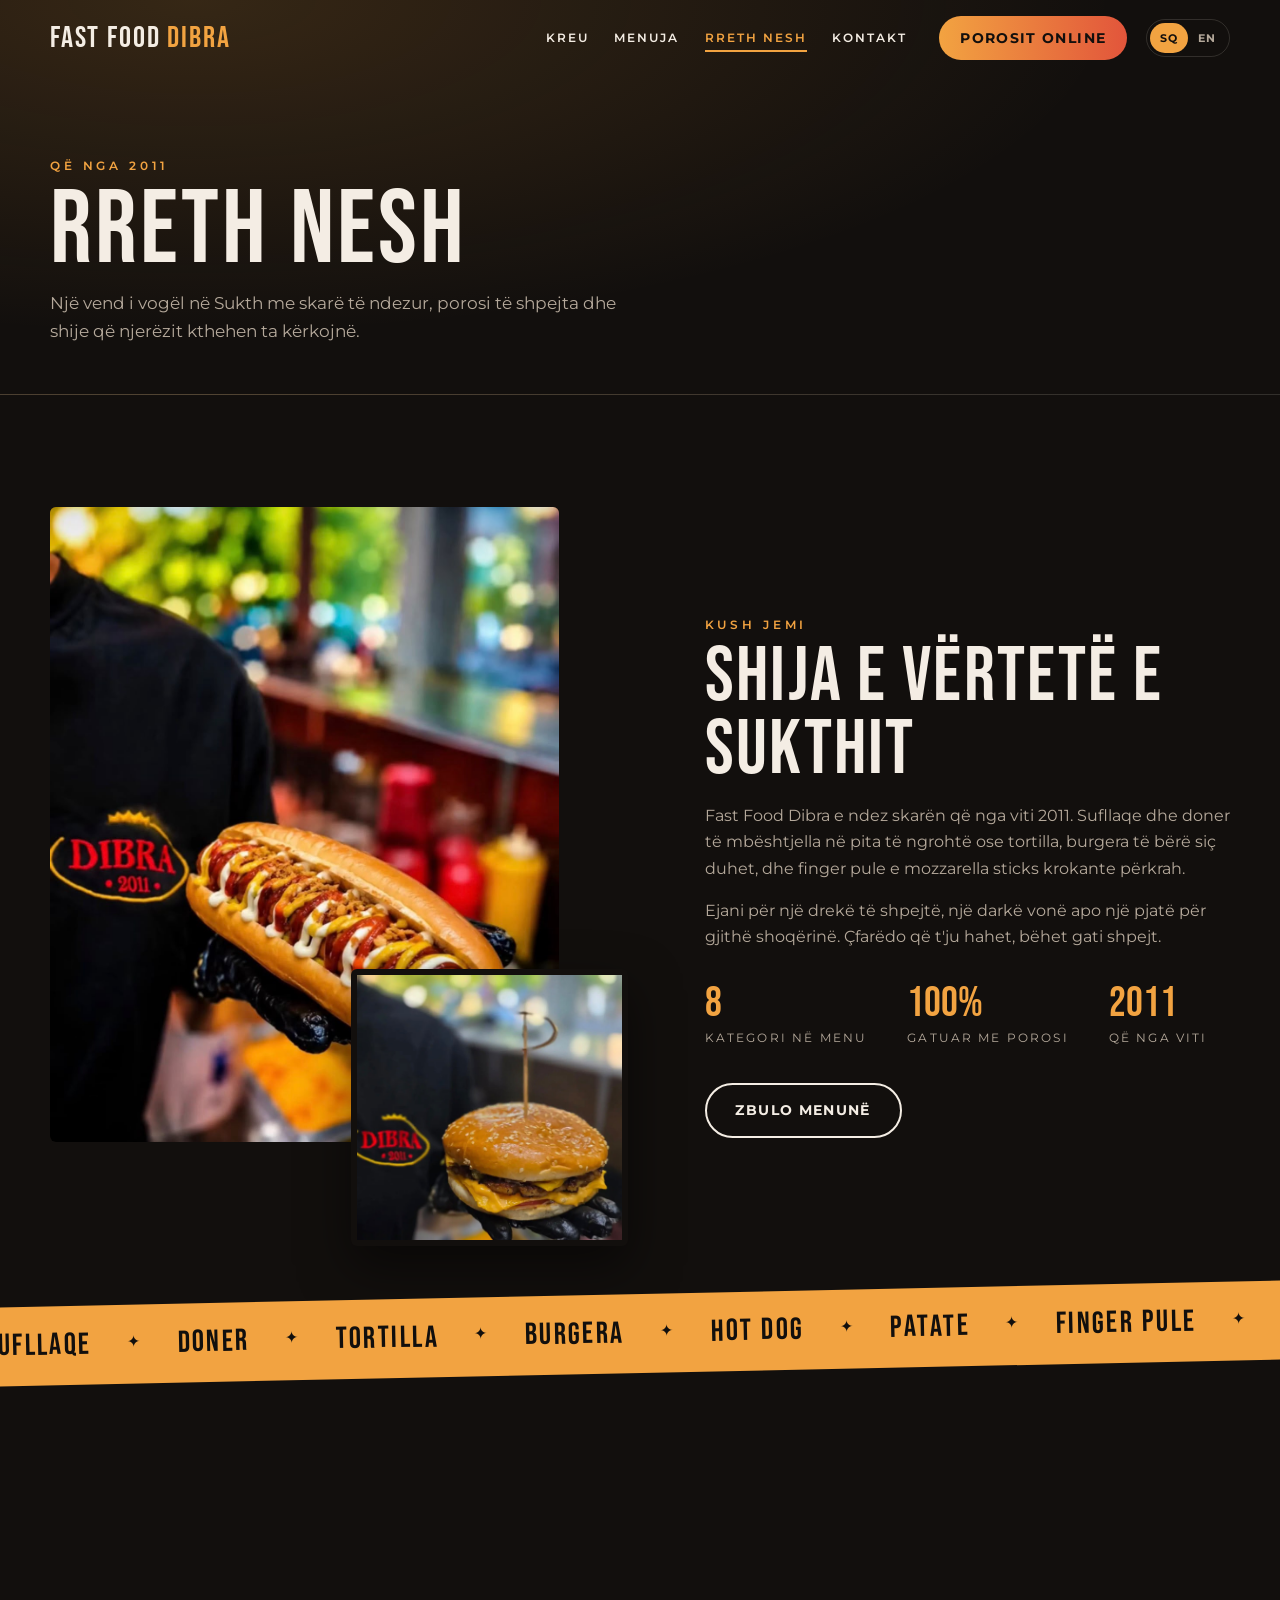
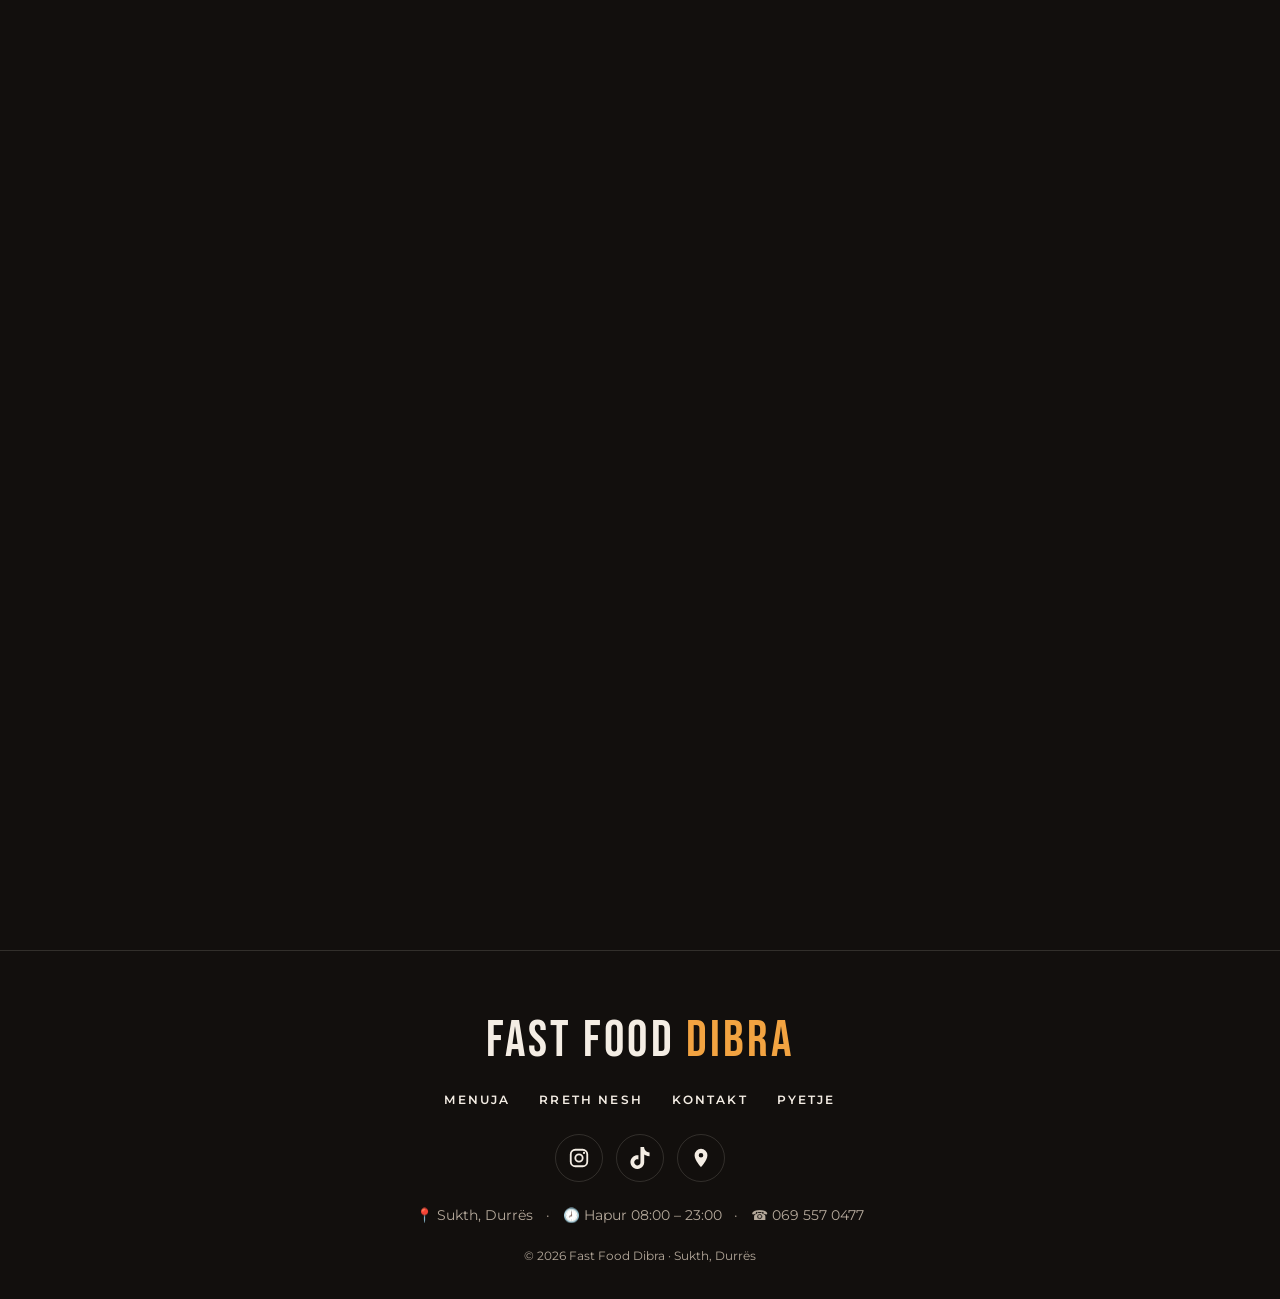
<file: rreth-nesh.html>
<!DOCTYPE html>
<html lang="sq">
<head>
<meta charset="UTF-8">
<meta name="viewport" content="width=device-width, initial-scale=1">
<meta http-equiv="Content-Security-Policy" content="default-src 'self'; script-src 'self'; style-src 'self'; img-src 'self' data:; font-src 'self'; connect-src 'self'; frame-src https://www.google.com https://maps.google.com; base-uri 'self'; form-action 'self'; object-src 'none'">
<meta name="referrer" content="strict-origin-when-cross-origin">
<title data-en="About us – Fast Food Dibra, Sukth since 2011">Rreth nesh – Fast Food Dibra, Sukth që nga 2011</title>
<meta name="description" content="Fast Food Dibra gatuan sufllaqe, doner dhe burgera në Sukth, Durrës që nga viti 2011. Njihuni me ne dhe shikoni foto nga kuzhina."
      data-en-content="Fast Food Dibra has been making souvlaki, doner and burgers in Sukth, Durrës since 2011. Meet us and see photos from the kitchen.">
<link rel="canonical" href="https://frenksayswassup.github.io/FastFoodDibra/rreth-nesh.html">
<meta name="theme-color" content="#120f0d">
<link rel="icon" href="images/favicon.svg" type="image/svg+xml">
<link rel="icon" href="images/favicon-32.png" sizes="32x32" type="image/png">
<link rel="apple-touch-icon" href="images/apple-touch-icon.png">
<meta property="og:type" content="website">
<meta property="og:site_name" content="Fast Food Dibra">
<meta property="og:locale" content="sq_AL">
<meta property="og:title" content="Rreth nesh – Fast Food Dibra, Sukth që nga 2011">
<meta property="og:description" content="Fast Food Dibra gatuan sufllaqe, doner dhe burgera në Sukth, Durrës që nga viti 2011. Njihuni me ne dhe shikoni foto nga kuzhina.">
<meta property="og:url" content="https://frenksayswassup.github.io/FastFoodDibra/rreth-nesh.html">
<meta property="og:image" content="https://frenksayswassup.github.io/FastFoodDibra/images/og-image.jpg">
<meta property="og:image:width" content="1200">
<meta property="og:image:height" content="630">
<meta property="og:image:alt" content="Burgera në skarë te Fast Food Dibra">
<meta name="twitter:card" content="summary_large_image">
<link rel="preload" href="fonts/bebas-neue-latin-400-normal.woff2" as="font" type="font/woff2" crossorigin>
<link rel="preload" href="fonts/montserrat-latin-400-normal.woff2" as="font" type="font/woff2" crossorigin>
<link rel="stylesheet" href="dibra.css">
</head><body class="page-about">
<!--
  LANGUAGES (Albanian first, English second)
  - The Albanian text is written normally inside each tag.
  - The English text is in the data-en="..." attribute on the same tag.
  - For alt text, aria-label, title and meta content, the English is in data-en-alt, data-en-aria-label, data-en-title, data-en-content.
  - To change a text: edit the Albanian inside the tag AND the English in data-en. Write & as &amp; inside data-en.
  - The SQ / EN buttons in the header switch language (js/lang.js). Link straight to English with ?lang=en
  - Header and footer are the same on every page: change them on all 4 pages.

  PHOTOS live in images/ (hero.jpg, about-1.jpg, about-2.jpg, gallery/1-8.jpg, menu/*.jpg).
  Any photo that is missing just shows a dark placeholder, nothing breaks.
-->
<a class="skip" href="#main" data-en="Skip to content">Kalo te përmbajtja</a>

<header class="site-header">
  <div class="wrap">
    <a href="./" class="logo" aria-label="Fast Food Dibra – kreu" data-en-aria-label="Fast Food Dibra – home">Fast Food <span>Dibra</span></a>
    <nav class="nav" aria-label="Kryesore" data-en-aria-label="Main">
      <ul class="nav__list">
        <li><a class="nav__link" href="./" data-en="Home">Kreu</a></li>
        <li><a class="nav__link" href="menu.html" data-en="Menu">Menuja</a></li>
        <li><a class="nav__link" href="rreth-nesh.html" data-en="About" aria-current="page">Rreth nesh</a></li>
        <li><a class="nav__link" href="kontakt.html" data-en="Contact">Kontakt</a></li>
      </ul>
      <a class="btn btn--fire" href="menu.html" data-en="Order online">Porosit online</a>
    </nav>
    <div class="lang" role="group" aria-label="Gjuha" data-en-aria-label="Language">
      <button type="button" data-lang="sq" aria-pressed="true" title="Shqip">SQ</button>
      <button type="button" data-lang="en" aria-pressed="false" title="English">EN</button>
    </div>
    <button class="nav-toggle" aria-label="Hap menunë" data-en-aria-label="Open menu" aria-expanded="false"><span></span><span></span><span></span></button>
  </div>
</header>

<main id="main">
  <section class="page-head">
    <div class="wrap">
      <p class="eyebrow" data-en="Since 2011">Që nga 2011</p>
      <h1 data-en="About us">Rreth nesh</h1>
      <p class="lead" data-en="A small spot in Sukth with the grill always on, fast orders and flavours people come back for.">Një vend i vogël në Sukth me skarë të ndezur, porosi të shpejta dhe shije që njerëzit kthehen ta kërkojnë.</p>
    </div>
  </section>

  <!-- About -->
  <section class="section about" id="about">
    <div class="wrap">
      <div class="about__photos reveal">
        <div class="ph"><img src="images/about-1.jpg" alt="Hot dog i mbushur para logos Dibra 2011" data-en-alt="A loaded hot dog held in front of the Dibra 2011 logo" loading="lazy"></div>
        <div class="ph"><img src="images/about-2.jpg" alt="Cheeseburger i shërbyer nga stafi i Fast Food Dibra" data-en-alt="A cheeseburger served by Fast Food Dibra staff" loading="lazy"></div>
      </div>
      <div class="reveal">
        <p class="eyebrow" data-en="Who we are">Kush jemi</p>
        <h2 class="h2" data-en="Sukth's spot for real street food">Shija e vërtetë e Sukthit</h2>
        <p class="lead" data-en="Fast Food Dibra has been firing up the grill since 2011. Souvlaki and doner wrapped in warm pita or tortilla, burgers made the way they should be, and crispy chicken fingers and mozzarella sticks on the side.">Fast Food Dibra e ndez skarën që nga viti 2011. Sufllaqe dhe doner të mbështjella në pita të ngrohtë ose tortilla, burgera të bërë siç duhet, dhe finger pule e mozzarella sticks krokante përkrah.</p>
        <p class="lead" data-en="Grab a quick lunch, a late dinner or a platter for the whole group. Whatever you're craving, it's ready fast.">Ejani për një drekë të shpejtë, një darkë vonë apo një pjatë për gjithë shoqërinë. Çfarëdo që t'ju hahet, bëhet gati shpejt.</p>
        <div class="about__stats">
          <div><strong>8</strong><span data-en="Menu categories">Kategori në menu</span></div>
          <div><strong>100%</strong><span data-en="Made to order">Gatuar me porosi</span></div>
          <div><strong>2011</strong><span data-en="Serving since">Që nga viti</span></div>
        </div>
        <a class="btn btn--ghost" href="menu.html" data-en="Explore the menu">Zbulo menunë</a>
      </div>
    </div>
    <div class="ticker" aria-hidden="true"><div class="ticker__track">
      <span data-en="Souvlaki">Sufllaqe</span><span>Doner</span><span>Tortilla</span><span data-en="Burgers">Burgera</span><span>Hot Dog</span><span data-en="Fries">Patate</span><span data-en="Chicken Fingers">Finger Pule</span><span>Mozzarella Sticks</span><span>Onion Rings</span>
      <span data-en="Souvlaki">Sufllaqe</span><span>Doner</span><span>Tortilla</span><span data-en="Burgers">Burgera</span><span>Hot Dog</span><span data-en="Fries">Patate</span><span data-en="Chicken Fingers">Finger Pule</span><span>Mozzarella Sticks</span><span>Onion Rings</span>
    </div></div>
  </section>

  <!-- Gallery -->
  <section class="section gallery" id="gallery">
    <div class="wrap">
      <div class="gallery__head reveal">
        <div>
          <p class="eyebrow">@fastfooddibra</p>
          <h2 class="h2" data-en="Fresh from the kitchen">Direkt nga kuzhina</h2>
        </div>
        <a class="btn btn--fire" href="https://www.instagram.com/fastfooddibra/" target="_blank" rel="noopener" data-en="Follow on Instagram">Na ndiqni në Instagram</a>
      </div>
      <div class="gallery__grid reveal">
        <a class="ph" href="https://www.instagram.com/fastfooddibra/" target="_blank" rel="noopener"><img src="images/gallery/1.jpg" alt="Wrap në skarë me patate me djathë dhe salca" data-en-alt="Grilled wrap with cheesy fries and dips" loading="lazy"></a>
        <a class="ph" href="https://www.instagram.com/fastfooddibra/" target="_blank" rel="noopener"><img src="images/gallery/2.jpg" alt="Cheeseburgerë me bukë me susam në skarë" data-en-alt="Cheeseburgers with sesame buns on the grill" loading="lazy"></a>
        <a class="ph" href="https://www.instagram.com/fastfooddibra/" target="_blank" rel="noopener"><img src="images/gallery/3.jpg" alt="Kuti me rrathë qepe, copa pule dhe patate me djathë" data-en-alt="Box of onion rings, chicken strips and potatoes with cheese" loading="lazy"></a>
        <a class="ph" href="https://www.instagram.com/fastfooddibra/" target="_blank" rel="noopener"><img src="images/gallery/4.jpg" alt="Dy pita gyro me patate dhe salcë" data-en-alt="Two gyro pitas with fries and sauce" loading="lazy"></a>
        <a class="ph" href="https://www.instagram.com/fastfooddibra/" target="_blank" rel="noopener"><img src="images/gallery/5.jpg" alt="Burger dyfish me pulë krokante dhe djathë" data-en-alt="Double crispy chicken burger with cheese" loading="lazy"></a>
        <a class="ph" href="https://www.instagram.com/fastfooddibra/" target="_blank" rel="noopener"><img src="images/gallery/6.jpg" alt="Burger pule me patate të erëzuara dhe ketchup" data-en-alt="Chicken burger with seasoned fries and ketchup" loading="lazy"></a>
        <a class="ph" href="https://www.instagram.com/fastfooddibra/" target="_blank" rel="noopener"><img src="images/gallery/7.jpg" alt="Wrap të thekur në dërrasa druri me salca" data-en-alt="Toasted wraps on wooden boards with dips" loading="lazy"></a>
        <a class="ph" href="https://www.instagram.com/fastfooddibra/" target="_blank" rel="noopener"><img src="images/gallery/8.jpg" alt="Burger dhe pita pule me djathë" data-en-alt="Burger and cheesy chicken pita" loading="lazy"></a>
      </div>
    </div>
  </section>
</main>

<footer class="site-footer">
  <div class="wrap">
    <a href="./" class="logo">Fast Food <span>Dibra</span></a>
    <nav class="footer__links" aria-label="Fundi i faqes" data-en-aria-label="Footer">
      <a href="menu.html" data-en="Menu">Menuja</a><a href="rreth-nesh.html" data-en="About">Rreth nesh</a><a href="kontakt.html" data-en="Contact">Kontakt</a><a href="kontakt.html#faq" data-en="FAQ">Pyetje</a>
    </nav>

    <div class="footer__social">
      <a class="social" href="https://www.instagram.com/fastfooddibra/" target="_blank" rel="noopener" aria-label="Instagram @fastfooddibra" title="Instagram">
        <svg viewBox="0 0 24 24" width="22" height="22" aria-hidden="true" fill="none" stroke="currentColor" stroke-width="2"><rect x="3" y="3" width="18" height="18" rx="5"/><circle cx="12" cy="12" r="4"/><circle cx="17.5" cy="6.5" r="1.2" fill="currentColor" stroke="none"/></svg>
      </a>
      <a class="social" href="https://www.tiktok.com/@fast.food.dibra" target="_blank" rel="noopener" aria-label="TikTok @fast.food.dibra" title="TikTok">
        <svg viewBox="0 0 24 24" width="22" height="22" aria-hidden="true"><path fill="currentColor" d="M12.53.02c1.31-.02 2.61-.01 3.91-.02.08 1.53.63 3.09 1.75 4.17 1.12 1.11 2.7 1.62 4.24 1.79v4.03c-1.44-.05-2.89-.35-4.2-.97-.57-.26-1.1-.59-1.62-.93-.01 2.92.01 5.84-.02 8.75-.08 1.4-.54 2.79-1.35 3.94-1.31 1.92-3.58 3.17-5.91 3.21-1.43.08-2.86-.31-4.08-1.03-2.02-1.19-3.44-3.37-3.65-5.71-.02-.5-.03-1-.01-1.49.18-1.9 1.12-3.72 2.58-4.96 1.66-1.44 3.98-2.13 6.15-1.72.02 1.48-.04 2.96-.04 4.44-.99-.32-2.15-.23-3.02.37-.63.41-1.11 1.04-1.36 1.75-.21.51-.15 1.07-.14 1.61.24 1.64 1.82 3.02 3.5 2.87 1.12-.01 2.19-.66 2.77-1.61.19-.33.4-.67.41-1.06.1-1.79.06-3.57.07-5.36.01-4.03-.01-8.05.02-12.07Z"/></svg>
      </a>
      <a class="social" href="https://www.google.com/maps/place/fast+food+dibra/data=!4m2!3m1!1s0x134fd73f0eca9e05:0x3f14ae882ff30e26" target="_blank" rel="noopener" aria-label="Vendndodhja në Google Maps" data-en-aria-label="Location on Google Maps" title="Google Maps">
        <svg viewBox="0 0 24 24" width="22" height="22" aria-hidden="true"><path fill="currentColor" d="M12 2a7 7 0 0 0-7 7c0 5.25 7 13 7 13s7-7.75 7-13a7 7 0 0 0-7-7Zm0 9.5a2.5 2.5 0 1 1 0-5 2.5 2.5 0 0 1 0 5Z"/></svg>
      </a>
    </div>

    <p class="footer__meta">
      <a href="https://www.google.com/maps/place/fast+food+dibra/data=!4m2!3m1!1s0x134fd73f0eca9e05:0x3f14ae882ff30e26" target="_blank" rel="noopener">📍 Sukth, Durrës</a>
      <span aria-hidden="true">·</span>
      <span data-en="🕗 Open 08:00 – 23:00">🕗 Hapur 08:00 – 23:00</span>
      <span aria-hidden="true">·</span>
      <a href="tel:+355695570477">☎ 069 557 0477</a>
    </p>
    <p class="footer__bottom">© <span data-year></span> Fast Food Dibra · Sukth, Durrës</p>
  </div>
</footer>

<script src="js/lang.js"></script>
<script src="js/nav.js"></script>
<script src="js/main.js"></script>
<script src="js/site.js"></script>
</body>
</html>
</file>
<file: dibra.css>
/* ===== Fast Food Dibra – site theme =====
   Dark, warm, grill-house look. Menu section styles live in menu.css. */

/* Fonts are hosted here (fonts/), not loaded from Google: faster and no visitor data sent to Google */
@font-face{font-family:'Bebas Neue';font-style:normal;font-weight:400;font-display:swap;src:url(fonts/bebas-neue-latin-400-normal.woff2) format('woff2')}
@font-face{font-family:'Montserrat';font-style:normal;font-weight:400;font-display:swap;src:url(fonts/montserrat-latin-400-normal.woff2) format('woff2')}
@font-face{font-family:'Montserrat';font-style:normal;font-weight:500;font-display:swap;src:url(fonts/montserrat-latin-500-normal.woff2) format('woff2')}
@font-face{font-family:'Montserrat';font-style:normal;font-weight:600;font-display:swap;src:url(fonts/montserrat-latin-600-normal.woff2) format('woff2')}
@font-face{font-family:'Montserrat';font-style:normal;font-weight:700;font-display:swap;src:url(fonts/montserrat-latin-700-normal.woff2) format('woff2')}

*,*::before,*::after{box-sizing:border-box;margin:0;padding:0}
html{scroll-behavior:smooth;scroll-padding-top:80px;-webkit-text-size-adjust:100%}
img{max-width:100%;display:block}
a{color:inherit;text-decoration:none}
ul{list-style:none}
button{font:inherit;border:0;background:none;cursor:pointer;color:inherit}

:root{
  --bg:#120f0d; --bg-2:#1b1714; --bg-3:#241e1a;
  --ink:#f4ede4; --muted:#b5a99b; --line:rgba(244,237,228,.14);
  --accent:#f2a341; --accent-2:#e2553b;
  --display:'Bebas Neue',Impact,'Arial Narrow',sans-serif;
  --body:'Montserrat',system-ui,-apple-system,'Segoe UI',sans-serif;
  --wrap:1180px;
}
body{background:var(--bg);color:var(--ink);font-family:var(--body);line-height:1.65;-webkit-font-smoothing:antialiased}
body.nav-open{overflow:hidden}
.wrap{width:min(100% - 2rem,var(--wrap));margin-inline:auto}
.skip{position:absolute;left:-999px;top:0;background:var(--accent);color:var(--bg);padding:.6rem 1rem;z-index:100}
.skip:focus{left:1rem}
:focus-visible{outline:2px solid var(--accent);outline-offset:3px}

/* Shared bits */
.eyebrow{font-size:.75rem;font-weight:600;letter-spacing:.32em;text-transform:uppercase;color:var(--accent)}
.h2{font-family:var(--display);font-weight:400;font-size:clamp(2.8rem,7vw,4.8rem);line-height:.95;letter-spacing:.03em;margin:.4rem 0 1rem}
.lead{color:var(--muted);max-width:38rem}
.btn{display:inline-flex;align-items:center;gap:.5rem;padding:.9rem 1.8rem;border-radius:999px;font-weight:700;font-size:.85rem;
  letter-spacing:.1em;text-transform:uppercase;transition:transform .2s,box-shadow .2s,background .2s,color .2s}
.btn--fire{color:var(--bg);background:linear-gradient(90deg,var(--accent),var(--accent-2))}
.btn--fire:hover{transform:translateY(-2px);box-shadow:0 10px 30px rgba(226,85,59,.35)}
.btn--ghost{border:2px solid var(--ink);color:var(--ink)}
.btn--ghost:hover{background:var(--ink);color:var(--bg)}
.section{padding-block:clamp(4rem,10vw,7rem)}
/* Photo frames: show a warm gradient until a real photo is added */
.ph{position:relative;overflow:hidden;border-radius:6px;
  background:linear-gradient(135deg,#3a2a1d,#1d1713 60%),#241e1a}
.ph::before{content:"📷";position:absolute;inset:0;display:grid;place-items:center;font-size:1.6rem;opacity:.25}
.ph img{position:relative;width:100%;height:100%;object-fit:cover;transition:transform .8s ease}

/* Scroll reveal */
.reveal{opacity:0;transform:translateY(28px);transition:opacity .8s ease,transform .8s ease}
.reveal.is-in{opacity:1;transform:none}

/* ===== Header ===== */
.site-header{position:fixed;inset:0 0 auto;z-index:50;transition:background .3s,box-shadow .3s}
.site-header.is-scrolled,.site-header.is-solid{background:rgba(18,15,13,.94);backdrop-filter:blur(8px);box-shadow:0 1px 0 var(--line)}
.site-header .wrap{display:flex;align-items:center;gap:1.2rem;height:76px}
.site-header .nav{margin-left:auto}
/* SQ / EN switch */
.lang{display:flex;border:1px solid var(--line);border-radius:999px;padding:3px;flex:none}
.lang button{font-size:.7rem;font-weight:700;letter-spacing:.12em;padding:.35rem .6rem;border-radius:999px;color:var(--muted);transition:.2s}
.lang button:hover{color:var(--ink)}
.lang button[aria-pressed="true"]{background:var(--accent);color:var(--bg)}
@media(max-width:900px){.lang{margin-left:auto}}
.logo{font-family:var(--display);font-size:1.9rem;letter-spacing:.06em;line-height:1}
.logo span{color:var(--accent)}
.nav{display:flex;align-items:center;gap:2rem}
.nav__list{display:flex;gap:1.6rem}
.nav__link{font-size:.78rem;font-weight:600;letter-spacing:.16em;text-transform:uppercase;padding:.4rem 0;position:relative}
.nav__link::after{content:"";position:absolute;left:0;right:100%;bottom:0;height:2px;background:var(--accent);transition:right .25s}
.nav__link:hover::after,.nav__link.active::after,.nav__link[aria-current="page"]::after{right:0}
.nav__link[aria-current="page"]{color:var(--accent)}
.nav .btn{padding:.7rem 1.3rem}
.nav-toggle{display:none;width:44px;height:44px;flex-direction:column;justify-content:center;align-items:center;gap:5px}
.nav-toggle span{width:24px;height:2px;background:var(--ink);transition:.25s}
.nav-toggle[aria-expanded="true"] span:nth-child(1){transform:translateY(7px) rotate(45deg)}
.nav-toggle[aria-expanded="true"] span:nth-child(2){opacity:0}
.nav-toggle[aria-expanded="true"] span:nth-child(3){transform:translateY(-7px) rotate(-45deg)}
@media(max-width:900px){
  .nav-toggle{display:flex}
  .nav{position:fixed;inset:76px 0 0;background:var(--bg);flex-direction:column;align-items:stretch;gap:1.5rem;
    padding:1.5rem 1rem;transform:translateX(100%);transition:transform .3s;overflow:auto}
  .nav.open{transform:none}
  .nav__list{flex-direction:column;gap:0}
  .nav__link{display:block;font-family:var(--display);font-size:2rem;letter-spacing:.06em;font-weight:400;padding:.6rem 0;border-bottom:1px solid var(--line)}
  .nav__link::after{display:none}
  .nav .btn{justify-content:center}
}

/* ===== Hero ===== */
.hero{position:relative;min-height:100svh;display:grid;align-items:end;isolation:isolate;overflow:hidden;padding:9rem 0 4rem}
.hero__bg{position:absolute;inset:0;z-index:-2;border-radius:0}
.hero__bg img{height:115%;will-change:transform}
.hero::after{content:"";position:absolute;inset:0;z-index:-1;
  background:linear-gradient(90deg,rgba(18,15,13,.85) 0%,rgba(18,15,13,.45) 45%,transparent 75%),
             linear-gradient(180deg,rgba(18,15,13,.55),rgba(18,15,13,.35) 40%,var(--bg) 100%),
             radial-gradient(ellipse at 20% 30%,rgba(242,163,65,.18),transparent 55%)}
.hero__title{font-family:var(--display);font-weight:400;font-size:clamp(4rem,14vw,10.5rem);line-height:.86;letter-spacing:.02em;margin:.8rem 0 1.2rem}
.hero__title em{font-style:normal;color:var(--accent)}
.hero__text{font-size:clamp(1rem,2vw,1.15rem);color:#e3d8cb;max-width:34rem}
.hero__actions{display:flex;flex-wrap:wrap;gap:.8rem;margin-top:2rem}

/* Info strip (address / phone / hours) */
.info{background:var(--bg-2);border-block:1px solid var(--line)}
.info .wrap{display:grid;grid-template-columns:repeat(3,1fr)}
.info__item{padding:1.8rem 1.5rem;border-left:1px solid var(--line)}
.info__item:first-child{border-left:0}
.info__item h3{font-family:var(--display);font-weight:400;font-size:1.5rem;letter-spacing:.08em;color:var(--accent)}
.info__item p,.info__item a{color:var(--muted);font-size:.92rem}
.info__item a:hover{color:var(--ink)}
@media(max-width:720px){.info .wrap{grid-template-columns:1fr}.info__item{border-left:0;border-top:1px solid var(--line)}.info__item:first-child{border-top:0}}

/* Ticker */
.ticker{overflow:hidden;background:var(--accent);color:var(--bg);padding:.9rem 0;transform:rotate(-1.2deg);margin:3rem -1rem 0}
.ticker__track{display:flex;width:max-content;animation:ticker 28s linear infinite}
.ticker__track span{font-family:var(--display);font-size:1.9rem;letter-spacing:.08em;padding-right:2.2rem;white-space:nowrap}
.ticker__track span::after{content:"✦";margin-left:2.2rem;font-size:1rem;vertical-align:middle}
@keyframes ticker{to{transform:translateX(-50%)}}

/* ===== About ===== */
.about{overflow-x:clip}
.about .wrap{display:grid;grid-template-columns:1.1fr 1fr;gap:clamp(2rem,6vw,5rem);align-items:center}
.about__photos{position:relative;padding:0 12% 18% 0}
.about__photos .ph:first-child{aspect-ratio:4/5}
.about__photos .ph:last-child{position:absolute;right:0;bottom:0;width:48%;aspect-ratio:1;border:6px solid var(--bg);box-shadow:0 20px 50px rgba(0,0,0,.5)}
.about__stats{display:flex;gap:2.5rem;margin-top:2rem;flex-wrap:wrap}
.about__stats strong{display:block;font-family:var(--display);font-weight:400;font-size:2.6rem;line-height:1;color:var(--accent)}
.about__stats span{font-size:.75rem;letter-spacing:.18em;text-transform:uppercase;color:var(--muted)}
.about .btn{margin-top:2rem}
@media(max-width:820px){.about .wrap{grid-template-columns:1fr}}

/* ===== Menu section wrapper (styles for the menu itself are in menu.css) ===== */
#menu.dm{border-top:1px solid var(--line)}

/* ===== Gallery ===== */
.gallery__head{display:flex;justify-content:space-between;align-items:end;gap:1.5rem;flex-wrap:wrap;margin-bottom:2.5rem}
.gallery__grid{display:grid;grid-template-columns:repeat(4,1fr);grid-auto-rows:220px;gap:.8rem}
.gallery__grid .ph{border-radius:4px}
.gallery__grid .ph:nth-child(1){grid-column:span 2;grid-row:span 2}
.gallery__grid .ph:nth-child(6){grid-column:span 2}
.gallery__grid a.ph::after{content:"Shiko në Instagram";position:absolute;inset:0;display:grid;place-items:center;
  font-size:.75rem;font-weight:700;letter-spacing:.18em;text-transform:uppercase;background:rgba(18,15,13,.55);opacity:0;transition:opacity .3s}
html[lang="en"] .gallery__grid a.ph::after{content:"View on Instagram"}
.gallery__grid a.ph:hover::after,.gallery__grid a.ph:focus-visible::after{opacity:1}
.gallery__grid a.ph:hover img{transform:scale(1.07)}
@media(max-width:820px){.gallery__grid{grid-template-columns:repeat(2,1fr);grid-auto-rows:170px}}

/* ===== FAQ ===== */
.faq{background:var(--bg-2)}
.faq .wrap{display:grid;grid-template-columns:1fr 1.4fr;gap:clamp(2rem,6vw,5rem)}
.faq details{border-bottom:1px solid var(--line)}
.faq summary{list-style:none;cursor:pointer;display:flex;justify-content:space-between;gap:1rem;align-items:center;
  padding:1.3rem 0;font-weight:700;letter-spacing:.04em}
.faq summary::-webkit-details-marker{display:none}
.faq summary::after{content:"+";font-family:var(--display);font-size:2rem;line-height:1;color:var(--accent);transition:transform .3s}
.faq details[open] summary::after{transform:rotate(45deg)}
.faq details p{color:var(--muted);padding:0 2rem 1.4rem 0}
.faq details a{color:var(--accent)}
@media(max-width:820px){.faq .wrap{grid-template-columns:1fr}}

/* ===== Visit / contact ===== */
.visit .wrap{display:grid;grid-template-columns:1fr 1.3fr;gap:clamp(2rem,5vw,4rem);align-items:stretch}
.visit__list{margin:2rem 0}
.visit__list li{display:grid;grid-template-columns:7rem 1fr;gap:1rem;padding:1rem 0;border-bottom:1px solid var(--line)}
.visit__list span{font-size:.72rem;font-weight:700;letter-spacing:.2em;text-transform:uppercase;color:var(--accent);padding-top:.2rem}
.visit__list a:hover{color:var(--accent)}
.visit__map{min-height:380px;border-radius:6px;overflow:hidden;border:1px solid var(--line);background:var(--bg-3)}
.visit__map iframe{width:100%;height:100%;min-height:380px;border:0;filter:grayscale(.4) contrast(1.05)}
@media(max-width:820px){.visit .wrap{grid-template-columns:1fr}}

/* ===== Sub-page title (Menuja, Rreth nesh, Kontakt) ===== */
.page-head{padding:calc(76px + clamp(3rem,8vw,5rem)) 0 clamp(2rem,5vw,3rem);border-bottom:1px solid var(--line);
  background:radial-gradient(ellipse at 15% 0%,rgba(242,163,65,.16),transparent 60%),var(--bg)}
.page-head h1{font-family:var(--display);font-weight:400;font-size:clamp(3.4rem,10vw,6.5rem);line-height:.9;letter-spacing:.03em;margin:.5rem 0 .8rem}
.page-head .lead{font-size:1.05rem}
.site-header.is-solid{background:rgba(18,15,13,.94)}

/* Small helpers (used instead of inline styles, so the Content-Security-Policy can block inline CSS) */
.lead + .lead{margin-top:1rem}
.link-accent{color:var(--accent)}
.link-accent:hover{text-decoration:underline}

/* ===== Home: menu categories ===== */
.cats__head{display:flex;justify-content:space-between;align-items:end;gap:1.5rem;flex-wrap:wrap;margin-bottom:2.5rem}
.cats__grid{display:grid;grid-template-columns:repeat(4,1fr);gap:.8rem}
.cat{position:relative;display:flex;flex-direction:column;justify-content:flex-end;min-height:190px;padding:1.2rem;border-radius:6px;
  overflow:hidden;isolation:isolate;border:1px solid var(--line);background:var(--bg-2);transition:transform .25s,border-color .25s}
.cat img{position:absolute;inset:0;width:100%;height:100%;object-fit:cover;z-index:-2;opacity:.55;transition:transform .6s,opacity .3s}
.cat::after{content:"";position:absolute;inset:0;z-index:-1;background:linear-gradient(180deg,transparent 20%,rgba(18,15,13,.92))}
.cat strong{font-family:var(--display);font-weight:400;font-size:1.9rem;letter-spacing:.05em;line-height:1}
.cat span{font-size:.75rem;font-weight:600;letter-spacing:.16em;text-transform:uppercase;color:var(--accent)}
.cat:hover,.cat:focus-visible{transform:translateY(-3px);border-color:var(--accent)}
.cat:hover img{transform:scale(1.06);opacity:.75}
@media(max-width:820px){.cats__grid{grid-template-columns:repeat(2,1fr)}.cat{min-height:150px}}

/* ===== Call-to-action band ===== */
.cta-band{background:linear-gradient(90deg,var(--accent),var(--accent-2));color:var(--bg)}
.cta-band .wrap{display:flex;justify-content:space-between;align-items:center;gap:1.5rem;flex-wrap:wrap;padding-block:2.6rem}
.cta-band h2{font-family:var(--display);font-weight:400;font-size:clamp(2rem,5vw,3rem);letter-spacing:.04em;line-height:1}
.cta-band .btn--ghost{border-color:var(--bg);color:var(--bg)}
.cta-band .btn--ghost:hover{background:var(--bg);color:var(--ink)}

/* ===== 404 ===== */
.notfound{min-height:80svh;display:grid;place-items:center;text-align:center;padding:8rem 1rem 4rem}
.notfound .hero__actions{justify-content:center}

/* ===== Footer ===== */
.site-footer{border-top:1px solid var(--line);padding:4rem 0 2rem;text-align:center}
.site-footer .logo{font-size:3.2rem}
.footer__links{display:flex;justify-content:center;flex-wrap:wrap;gap:.6rem 1.8rem;margin:1.5rem 0;
  font-size:.75rem;font-weight:600;letter-spacing:.18em;text-transform:uppercase}
.footer__links a:hover{color:var(--accent)}
.footer__social{display:flex;justify-content:center;gap:.8rem;margin-bottom:1.4rem}
.social{width:48px;height:48px;border-radius:50%;display:grid;place-items:center;border:1px solid var(--line);color:var(--ink);
  transition:background .2s,color .2s,transform .2s,border-color .2s}
.social:hover{background:var(--accent);border-color:var(--accent);color:var(--bg);transform:translateY(-3px)}
.footer__meta{display:flex;justify-content:center;flex-wrap:wrap;gap:.4rem .8rem;font-size:.85rem;color:var(--muted);margin-bottom:1.2rem}
.footer__meta a:hover{color:var(--accent)}
.footer__bottom{font-size:.78rem;color:var(--muted)}

@media (prefers-reduced-motion:reduce){
  html{scroll-behavior:auto}
  .reveal{opacity:1;transform:none;transition:none}
  .ticker__track{animation:none}
  .hero__bg img{transform:none!important}
}
</file>
<file: menu.css>
/* ===== Fast Food Dibra – dark menu section (menu.html) =====
   Everything is prefixed with .dm so it doesn't clash with style.css */
.dm{
  --dm-bg:#120f0d; --dm-ink:#f4ede4; --dm-muted:#b5a99b; --dm-line:rgba(244,237,228,.16);
  --dm-accent:#f2a341; --dm-accent-2:#e2553b;
  --dm-display:'Bebas Neue',Impact,'Arial Narrow',sans-serif;
  --dm-body:'Montserrat',system-ui,sans-serif;
  position:relative; isolation:isolate; overflow:hidden;
  background:var(--dm-bg); color:var(--dm-ink); font-family:var(--dm-body);
  padding:clamp(3rem,8vw,6rem) 0;
}

/* Background photo that fades in when a dish is hovered */
.dm-bg{position:absolute; inset:0; z-index:-1; pointer-events:none}
.dm-bg__img{position:absolute; inset:-4%; background:center/cover no-repeat; opacity:0;
  transform:scale(1.06); transition:opacity .6s ease, transform 1.4s ease; filter:saturate(1.1)}
.dm-bg__img.is-on{opacity:.42; transform:scale(1)}
.dm-bg::after{content:""; position:absolute; inset:0;
  background:
    radial-gradient(ellipse at 50% 0%, rgba(242,163,65,.12), transparent 60%),
    linear-gradient(180deg, rgba(18,15,13,.55) 0%, rgba(18,15,13,.82) 55%, var(--dm-bg) 100%)}

.dm-inner{width:min(100% - 2rem, 980px); margin-inline:auto}

/* Heading */
.dm-head{text-align:center; margin-bottom:2.5rem}
.dm-eyebrow{font-size:.75rem; font-weight:600; letter-spacing:.32em; text-transform:uppercase; color:var(--dm-accent)}
.dm-title{font-family:var(--dm-display); font-weight:400; line-height:.9;
  font-size:clamp(4.5rem,16vw,9rem); letter-spacing:.04em; margin:.4rem 0 .6rem}
.dm-title::after{content:""; display:block; width:64px; height:3px; margin:.9rem auto 0;
  background:linear-gradient(90deg,var(--dm-accent),var(--dm-accent-2))}
.dm-lead{color:var(--dm-muted); max-width:36rem; margin-inline:auto}
.dm-info{display:flex; flex-wrap:wrap; justify-content:center; gap:.5rem 1.5rem; margin-top:1.2rem; font-size:.85rem; font-weight:600}
.dm-info a{border-bottom:1px solid transparent; transition:.2s}
.dm-info a:hover{color:var(--dm-accent); border-color:currentColor}

/* Category tabs */
.dm-tabs{display:flex; gap:.4rem; justify-content:center; flex-wrap:wrap;
  border-block:1px solid var(--dm-line); padding:.6rem 0}
.dm-tab{font-family:var(--dm-display); font-size:1.35rem; letter-spacing:.08em; color:var(--dm-muted);
  padding:.35rem .9rem; border-radius:4px; white-space:nowrap; transition:color .2s, background .2s}
.dm-tab:hover{color:var(--dm-ink)}
.dm-tab[aria-selected="true"]{color:var(--dm-bg); background:var(--dm-accent)}
.dm-tab:focus-visible,.dm-item:focus-visible,.dm-btn:focus-visible{outline:2px solid var(--dm-accent); outline-offset:3px}
.dm-swipe{display:none}

/* Items */
.dm-panel{padding-top:2rem; animation:dm-in .45s ease}
@keyframes dm-in{from{opacity:0; transform:translateY(10px)}}
.dm-note,.dm-addon{text-align:center; color:var(--dm-muted); font-size:.85rem; font-style:italic}
.dm-note{margin-bottom:1.2rem}
.dm-addon{margin-top:1.5rem}
.dm-addon strong{color:var(--dm-accent); font-style:normal}
.dm-list{display:grid; grid-template-columns:repeat(2,1fr); gap:0 3.5rem}
.dm-item{padding:1.1rem .25rem; border-bottom:1px dashed var(--dm-line); cursor:default; outline:none; transition:transform .3s ease}
.dm-row{display:flex; align-items:baseline; gap:.6rem}
.dm-row h3{font-size:1rem; font-weight:700; letter-spacing:.06em; text-transform:uppercase; transition:color .25s}
.dm-dots{flex:1; min-width:1rem; border-bottom:2px dotted var(--dm-line); transform:translateY(-.3rem)}
.dm-price{font-family:var(--dm-display); font-size:1.45rem; letter-spacing:.04em; color:var(--dm-accent); white-space:nowrap}
.dm-item p{color:var(--dm-muted); font-size:.85rem; margin-top:.2rem; max-width:34ch}
.dm-tag{font-size:.6rem; vertical-align:middle; letter-spacing:.12em; padding:.15rem .45rem; margin-left:.3rem;
  border:1px solid var(--dm-accent); color:var(--dm-accent); border-radius:3px; font-weight:600}
.dm-item:hover,.dm-item.is-active{transform:translateX(6px)}
.dm-item:hover h3,.dm-item.is-active h3{color:var(--dm-accent)}

/* Sauces list (no prices) */
.dm-sauces{display:flex;flex-wrap:wrap;justify-content:center;gap:.6rem;margin:.5rem 0 1.4rem}
.dm-sauces li{padding:.55rem 1.1rem;border:1px solid var(--dm-line);border-radius:999px;font-weight:600;font-size:.85rem;letter-spacing:.06em;text-transform:uppercase}

/* Call to action */
.dm-cta{text-align:center; margin-top:3.5rem; padding-top:2.5rem; border-top:1px solid var(--dm-line)}
.dm-cta p{font-family:var(--dm-display); font-size:1.8rem; letter-spacing:.06em; margin-bottom:1rem}
.dm-btn{display:inline-block; padding:.9rem 2rem; border-radius:999px; font-weight:700; font-size:.9rem;
  letter-spacing:.08em; text-transform:uppercase; color:var(--dm-bg);
  background:linear-gradient(90deg,var(--dm-accent),var(--dm-accent-2)); transition:transform .2s, box-shadow .2s}
.dm-btn:hover{transform:translateY(-2px); box-shadow:0 10px 30px rgba(226,85,59,.35)}

/* Phones: one column, swipeable tabs */
@media (max-width:720px){
  .dm-list{grid-template-columns:1fr}
  .dm-tabs{justify-content:flex-start; flex-wrap:nowrap; overflow-x:auto; scrollbar-width:none; scroll-snap-type:x mandatory;
    margin-inline:-1rem; padding-inline:1rem}
  .dm-tabs::-webkit-scrollbar{display:none}
  .dm-tab{scroll-snap-align:start}
  .dm-swipe{display:block; text-align:right; font-size:.7rem; letter-spacing:.15em; text-transform:uppercase; color:var(--dm-muted); margin-top:.5rem}
}

@media (prefers-reduced-motion:reduce){
  .dm-panel,.dm-bg__img,.dm-item{animation:none; transition:none}
}

/* Menu as its own page (menu.html): room for the fixed header */
.dm--page{padding-top:calc(76px + clamp(2rem,6vw,4rem))}
</file>
<file: cart.css>
/* ===== Fast Food Dibra – basket & WhatsApp order ===== */

/* "+" button on each menu item */
.dm-add{flex:none;width:32px;height:32px;margin-left:.4rem;border-radius:50%;display:grid;place-items:center;
  border:1.5px solid var(--dm-accent,#f2a341);color:var(--dm-accent,#f2a341);font-size:1.25rem;font-weight:600;line-height:1;
  transition:background .2s,color .2s,transform .15s;align-self:center}
.dm-add:hover{background:var(--dm-accent,#f2a341);color:#120f0d}
.dm-add:active{transform:scale(.9)}
.dm-add.in-cart{background:var(--dm-accent,#f2a341);color:#120f0d}

/* Floating basket button */
.cart-fab{position:fixed;right:1rem;bottom:1rem;z-index:60;display:flex;align-items:center;gap:.6rem;
  padding:.8rem 1.1rem;border-radius:999px;color:#120f0d;font-weight:700;
  background:linear-gradient(90deg,var(--accent,#f2a341),var(--accent-2,#e2553b));box-shadow:0 12px 34px rgba(0,0,0,.45)}
.cart-fab[hidden]{display:none}
.cart-fab__count{min-width:1.5rem;height:1.5rem;padding:0 .35rem;border-radius:999px;background:#120f0d;color:#f4ede4;
  font-size:.8rem;display:grid;place-items:center}
.cart-fab__total{font-size:.9rem;letter-spacing:.04em}
.cart-fab.bump{animation:cart-bump .45s ease}
@keyframes cart-bump{30%{transform:scale(1.15)}60%{transform:scale(.95)}}

/* Drawer */
.cart{position:fixed;inset:0;z-index:80}
.cart__overlay{position:absolute;inset:0;background:rgba(0,0,0,.6);opacity:0;transition:opacity .25s}
.cart__panel{position:absolute;top:0;right:0;bottom:0;width:min(100%,420px);display:flex;flex-direction:column;
  background:var(--bg-2,#1b1714);color:var(--ink,#f4ede4);border-left:1px solid var(--line);
  transform:translateX(100%);transition:transform .25s ease;font-family:var(--body)}
.cart.is-open .cart__overlay{opacity:1}
.cart.is-open .cart__panel{transform:none}
body.cart-open{overflow:hidden}

.cart__head{display:flex;justify-content:space-between;align-items:center;padding:1.2rem 1.4rem;border-bottom:1px solid var(--line)}
.cart__head h2{font-family:var(--display);font-weight:400;font-size:2rem;letter-spacing:.05em}
.cart__close{width:40px;height:40px;border-radius:50%;font-size:1.1rem;color:var(--muted)}
.cart__close:hover{background:var(--bg-3,#241e1a);color:var(--ink)}
.cart__body{flex:1;overflow:auto;padding:1rem 1.4rem 1.6rem}
.cart__empty{color:var(--muted);text-align:center;padding:3rem 1rem}

.cart__list{margin-bottom:1rem}
.cart__line{display:grid;grid-template-columns:1fr auto auto;gap:.8rem;align-items:center;padding:.9rem 0;border-bottom:1px dashed var(--line)}
.cart__info{display:flex;flex-direction:column}
.cart__name{font-weight:600;font-size:.9rem}
.cart__price{font-family:var(--display);font-size:1.2rem;letter-spacing:.04em;color:var(--accent)}
.cart__qty{display:flex;align-items:center;gap:.5rem;border:1px solid var(--line);border-radius:999px;padding:2px}
.cart__qty button{width:28px;height:28px;border-radius:50%;font-size:1rem}
.cart__qty button:hover{background:var(--bg-3,#241e1a)}
.cart__qty span{min-width:1.2rem;text-align:center;font-weight:700;font-size:.9rem}
.cart__remove{width:28px;height:28px;border-radius:50%;color:var(--muted);font-size:.8rem}
.cart__remove:hover{color:var(--accent-2,#e2553b)}

.cart__total{display:flex;justify-content:space-between;align-items:baseline;padding:.4rem 0 1.2rem}
.cart__total span{font-size:.75rem;font-weight:700;letter-spacing:.2em;text-transform:uppercase;color:var(--muted)}
.cart__total strong{font-family:var(--display);font-weight:400;font-size:2.2rem;color:var(--accent)}

.cart__mode{border:0;display:flex;gap:.5rem;margin-bottom:1rem;flex-wrap:wrap}
.cart__mode legend{font-size:.72rem;font-weight:700;letter-spacing:.18em;text-transform:uppercase;color:var(--muted);margin-bottom:.5rem}
.cart__mode label{flex:1;position:relative;cursor:pointer}
.cart__mode input{position:absolute;opacity:0}
.cart__mode span{display:block;text-align:center;padding:.7rem;border:1px solid var(--line);border-radius:8px;font-weight:600;font-size:.85rem;transition:.2s}
.cart__mode input:checked+span{border-color:var(--accent);background:rgba(242,163,65,.12);color:var(--accent)}
.cart__mode input:focus-visible+span{outline:2px solid var(--accent);outline-offset:2px}

.cart__field{display:block;margin-bottom:.9rem}
.cart__field span{display:block;font-size:.72rem;font-weight:700;letter-spacing:.14em;text-transform:uppercase;color:var(--muted);margin-bottom:.35rem}
.cart__field input,.cart__field textarea{width:100%;font:inherit;font-size:16px;color:var(--ink);background:var(--bg,#120f0d);
  border:1px solid var(--line);border-radius:8px;padding:.7rem .8rem;resize:vertical}
.cart__field input:focus,.cart__field textarea:focus{outline:none;border-color:var(--accent)}
.cart__field[hidden]{display:none}
/* Delivery: address + GPS */
.cart__delivery[hidden]{display:none}
.cart__gps{margin:-.2rem 0 .6rem}
.cart__gps-btn{width:100%;display:flex;justify-content:center;align-items:center;gap:.5rem;padding:.75rem;border-radius:8px;
  border:1px dashed var(--accent);color:var(--accent);font-weight:700;font-size:.85rem;transition:background .2s}
.cart__gps-btn:hover{background:rgba(242,163,65,.1)}
.cart__gps-btn:disabled{opacity:.6;cursor:wait}
.cart__gps-status{font-size:.8rem;color:var(--muted);margin-top:.45rem;min-height:1em}
.cart__gps-status:empty{display:none}
.cart__gps-status.is-ok{color:#5fd68a}
.cart__gps-status.is-err{color:#ff8a70}
.cart__gps-note{font-size:.75rem;color:var(--muted);margin-bottom:1rem}
.cart__error{color:#ff8a70;font-size:.85rem;margin-bottom:.8rem}

.cart__send{width:100%;display:flex;justify-content:center;align-items:center;gap:.6rem;padding:1rem;border-radius:999px;
  background:#25d366;color:#0b2914;font-weight:700;font-size:.9rem;letter-spacing:.06em;text-transform:uppercase;transition:transform .2s,box-shadow .2s}
.cart__send:hover{transform:translateY(-2px);box-shadow:0 10px 26px rgba(37,211,102,.3)}
.cart__hint{font-size:.75rem;color:var(--muted);text-align:center;margin-top:.8rem}

/* After WhatsApp opens: ask the customer if they pressed Send */
.cart__sent[hidden]{display:none}
.cart__sent{text-align:center;padding:1.5rem .5rem}
.cart__sent h3{font-family:var(--display);font-weight:400;font-size:1.9rem;letter-spacing:.04em;line-height:1.05;margin-bottom:.6rem}
.cart__sent p{color:var(--muted);font-size:.9rem;margin-bottom:1.4rem}
.cart__sent-actions{display:grid;gap:.6rem}
.cart__sent-actions button{padding:.9rem;border-radius:999px;font-weight:700;font-size:.85rem;letter-spacing:.06em;text-transform:uppercase}
.cart__sent-yes{background:#25d366;color:#0b2914}
.cart__sent-again{border:1.5px solid var(--line);color:var(--ink)}
.cart__sent-again:hover{border-color:var(--accent);color:var(--accent)}

/* "Added" message */
.cart-toast{position:fixed;left:50%;bottom:5.5rem;z-index:70;transform:translate(-50%,20px);opacity:0;pointer-events:none;
  background:#f4ede4;color:#120f0d;font-family:var(--body);font-weight:600;font-size:.85rem;padding:.6rem 1.1rem;border-radius:999px;
  box-shadow:0 10px 30px rgba(0,0,0,.4);transition:opacity .25s,transform .25s;white-space:nowrap;max-width:calc(100% - 2rem);overflow:hidden;text-overflow:ellipsis}
.cart-toast.is-on{opacity:1;transform:translate(-50%,0)}

@media (prefers-reduced-motion:reduce){.cart__panel,.cart__overlay,.cart-toast{transition:none}.cart-fab.bump{animation:none}}
</file>
